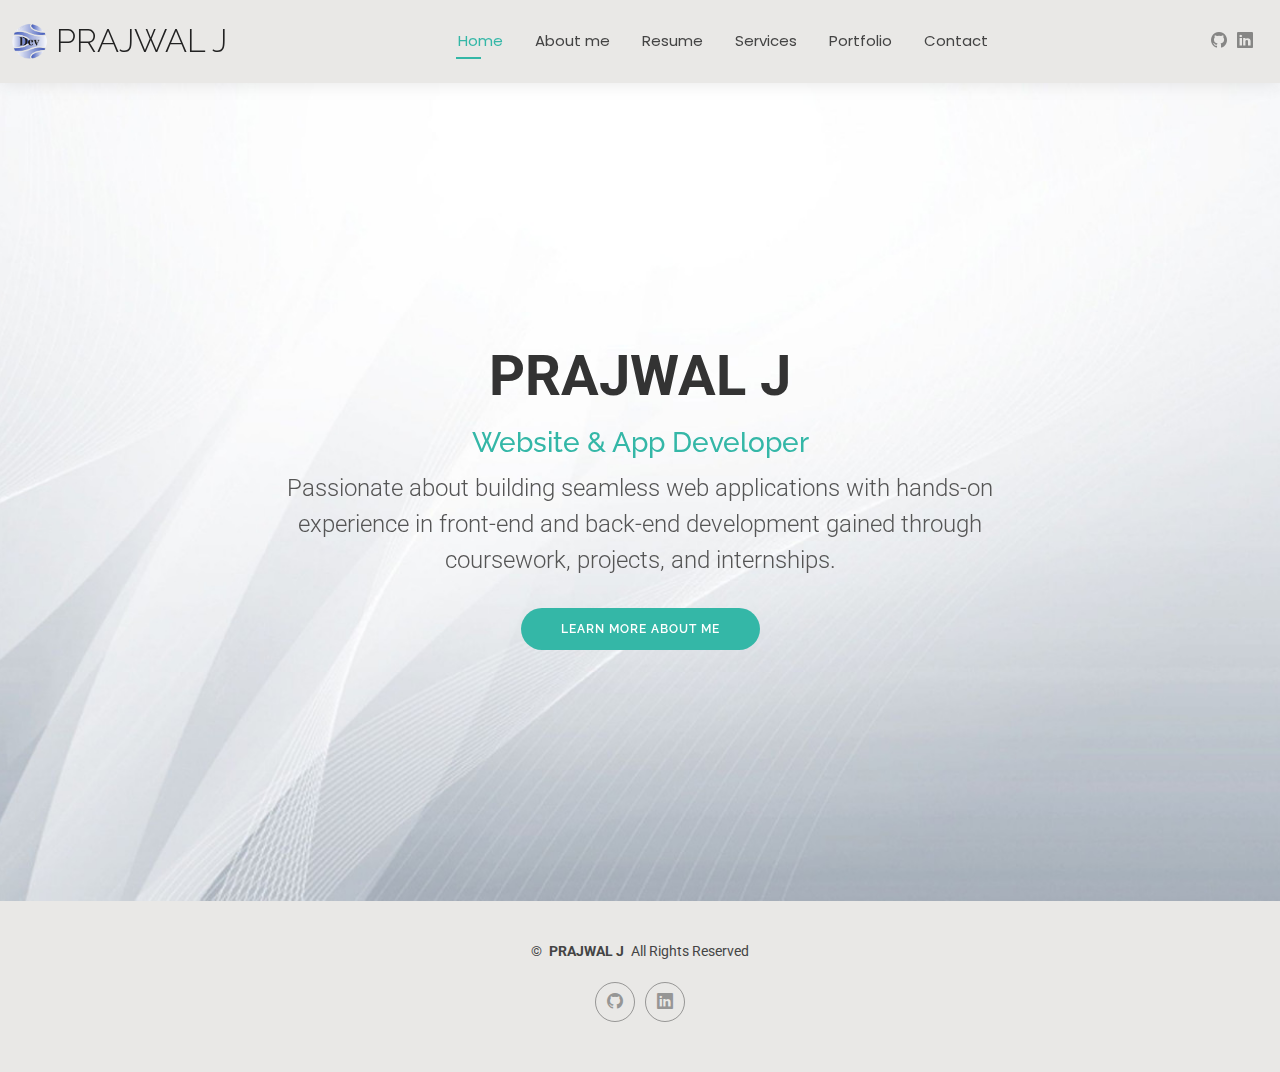
<file: PRAJWAL J_portfolio/PRAJWAL J_portfolio/Portfolio/index.html>
<!DOCTYPE html>
<html lang="en">

<head>
  <meta charset="utf-8">
  <meta content="width=device-width, initial-scale=1.0" name="viewport">
  <title>PRAJWAL J</title>
  <meta name="description" content="">
  <meta name="keywords" content="">

  <!-- Favicons -->
  <link href="assets/img/portfolio.png" rel="icon">
  <link href="assets/img/portfolio.png" rel="apple-touch-icon">

  <!-- Fonts -->
  <link href="https://fonts.googleapis.com" rel="preconnect">
  <link href="https://fonts.gstatic.com" rel="preconnect" crossorigin>
  <link href="https://fonts.googleapis.com/css2?family=Roboto:ital,wght@0,100;0,300;0,400;0,500;0,700;0,900;1,100;1,300;1,400;1,500;1,700;1,900&family=Poppins:ital,wght@0,100;0,200;0,300;0,400;0,500;0,600;0,700;0,800;0,900;1,100;1,200;1,300;1,400;1,500;1,600;1,700;1,800;1,900&family=Raleway:ital,wght@0,100;0,200;0,300;0,400;0,500;0,600;0,700;0,800;0,900;1,100;1,200;1,300;1,400;1,500;1,600;1,700;1,800;1,900&display=swap" rel="stylesheet">

  <!-- Vendor CSS Files -->
  <link href="assets/vendor/bootstrap/css/bootstrap.min.css" rel="stylesheet">
  <link href="assets/vendor/bootstrap-icons/bootstrap-icons.css" rel="stylesheet">
  <link href="assets/vendor/aos/aos.css" rel="stylesheet">
  <link href="assets/vendor/swiper/swiper-bundle.min.css" rel="stylesheet">
  <link href="assets/vendor/glightbox/css/glightbox.min.css" rel="stylesheet">

  <!-- Main CSS File -->
  <link href="assets/css/main.css" rel="stylesheet">

</head>

<body class="index-page">

  <header id="header" class="header d-flex align-items-center light-background sticky-top">
    <div class="container-fluid position-relative d-flex align-items-center justify-content-between">

      <a href="index.html" class="logo d-flex align-items-center me-auto me-xl-0">
        <!-- Uncomment the line below if you also wish to use an image logo -->
        <img src="assets/img/logo1.png"   alt="logo">
        <h1 class="sitename">PRAJWAL J</h1>
      </a>

      <nav id="navmenu" class="navmenu">
        <ul>
          <li><a href="index.html" class="active">Home</a></li>
          <li><a href="about.html">About me</a></li>
          <li><a href="resume.html">Resume</a></li>
          <li><a href="services.html">Services</a></li>
          <li><a href="portfolio.html">Portfolio</a></li>
          
          <li><a href="contact.html">Contact</a></li>
        </ul>
        <i class="mobile-nav-toggle d-xl-none bi bi-list"></i>
      </nav>

      <div class="header-social-links">
        <a href="https://github.com/9741Prajwalj"><i class="bi bi-github"></i></a>
        <a href="https://www.linkedin.com/in/prajwal-j-6959bb231/" target="_blank"><i class="bi bi-linkedin"></i></a>
      </div>

    </div>
  </header>

  <main class="main">

    <!-- Hero Section -->
    <section id="hero" class="hero section" >

      <img src="assets/img/bg1.jpg"  alt="" data-aos="fade-in">

      <div class="container text-center" data-aos="zoom-out" data-aos-delay="100">
        <div class="row justify-content-center">
          <div class="col-lg-8">
            <p><span class="fw-bold display-4" style="color:#333333 !important; ">PRAJWAL J</span></p>
            
            <h3 class="mt-3" style="color:#34b7a7 !important; ">Website & App Developer</h3>
            <p class="lead" style="color:#555555 !important; ">Passionate about building seamless web applications with hands-on experience in front-end and back-end development gained through coursework, projects, and internships.
            </p>
            <a href="about.html" class="btn-get-started ">Learn More About Me</a>
          </div>
        </div>
      </div>

    </section><!-- /Hero Section -->

  </main>

  
  <footer id="footer" class="footer light-background">

    <div class="container">
      <div class="copyright text-center ">
        <p>©<span></span> <strong class="px-1 sitename">PRAJWAL J</strong> <span>All Rights Reserved<br></span></p>
      </div>
      <div class="social-links d-flex justify-content-center">
        <a href="https://github.com/9741Prajwalj" target="_blank"><i class="bi bi-github"></i></a>
        <a href="https://www.linkedin.com/in/prajwal-j-6959bb231/" target="_blank"><i class="bi bi-linkedin"></i></a>
      </div>
      <div class="credits"> 
      </div>
    </div>

  </footer>

  <!-- Scroll Top -->
  <a href="#" id="scroll-top" class="scroll-top d-flex align-items-center justify-content-center"><i class="bi bi-arrow-up-short"></i></a>

  <!-- Preloader -->
  <div id="preloader"></div>

  <!-- Vendor JS Files -->
  <script src="assets/vendor/bootstrap/js/bootstrap.bundle.min.js"></script>
  <script src="assets/vendor/php-email-form/validate.js"></script>
  <script src="assets/vendor/aos/aos.js"></script>
  <script src="assets/vendor/waypoints/noframework.waypoints.js"></script>
  <script src="assets/vendor/purecounter/purecounter_vanilla.js"></script>
  <script src="assets/vendor/swiper/swiper-bundle.min.js"></script>
  <script src="assets/vendor/glightbox/js/glightbox.min.js"></script>
  <script src="assets/vendor/imagesloaded/imagesloaded.pkgd.min.js"></script>
  <script src="assets/vendor/isotope-layout/isotope.pkgd.min.js"></script>

  <!-- Main JS File -->
  <script src="assets/js/main.js"></script>

</body>


</html>
</file>
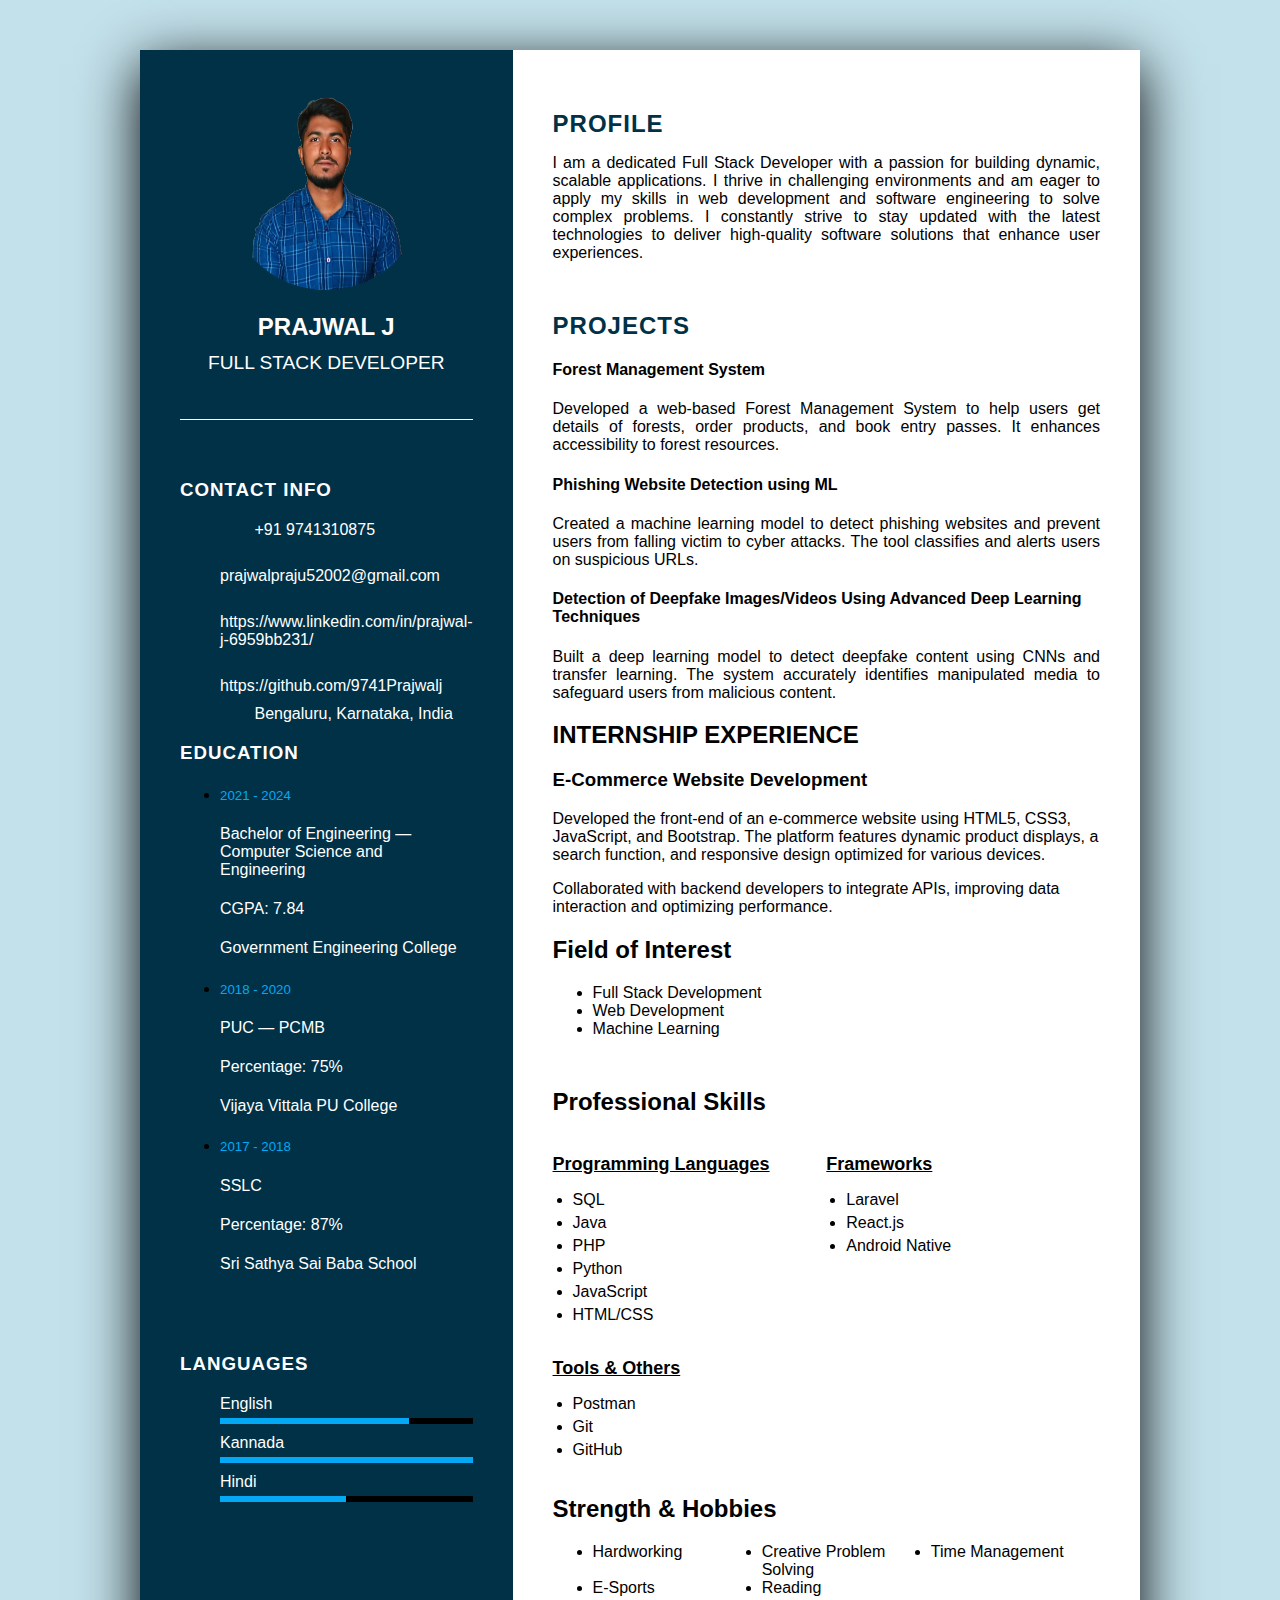
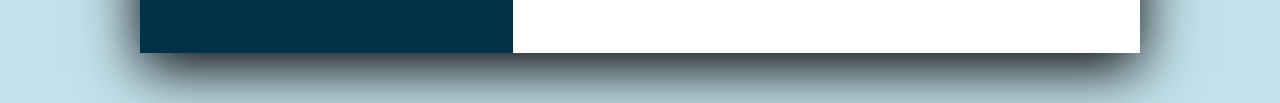
<file: PRAJWAL J_portfolio/PRAJWAL J_portfolio/Portfolio/assets/Resume/index.html>
<!DOCTYPE html>
<html lang="en">
<head>
    <meta name="viewport" content="width=device-width,initial-scale=1.0">
    <title>PRAJWAL J Resume</title> 
    <link rel="stylesheet" href="https://cdnjs.cloudflare.com/ajax/libs/font-awesome/6.6.0/css/all.min.css" integrity="sha512-Kc323vGBEqzTmouAECnVceyQqyqdsSiqLQISBL29aUW4U/M7pSPA/gEUZQqv1cwx4OnYxTxve5UMg5GT6L4JJg==" crossorigin="anonymous" referrerpolicy="no-referrer" />
    <link rel="stylesheet" href="./resume.css" />
</head>
<body>
    <div class="container">
        <div class="left_side">
            <div class="profileText">
                <div class="imgBx">
                    <img class="gg" src="about-pic.png" alt="Profile Picture">
                </div>
                <h2>Prajwal J<br><span>Full Stack Developer</span></h2>
            </div>
            <div class="contactInfo">
                <h3 class="title">Contact Info</h3>
                <ul>
                    <li>
                        <span class="icon"><i class="fa fa-phone-square" aria-hidden="true"></i></span>
                        <span class="text">+91 9741310875</span>
                    </li>
                    <li>
                        <span class="icon"><i class="fa fa-envelope" aria-hidden="true"></i></span>
                        <span class="text">prajwalpraju52002@gmail.com</span>
                    </li>
                    <li>
                        <span class="icon"><i class="fa-brands fa-linkedin"></i></span>
                        <span class="text">https://www.linkedin.com/in/prajwal-j-6959bb231/</span>
                    </li>
                    <li>
                        <span class="icon"><i class="fa-brands fa-github"></i></span>
                        <span class="text">https://github.com/9741Prajwalj</span>
                    </li>
                    <li>
                        <span class="icon"><i class="fa fa-map-marker" aria-hidden="true"></i></span>
                        <span class="text">Bengaluru, Karnataka, India</span>
                    </li>
                </ul>
            </div>
            <div class="contactInfoEducation">
                <h3 class="title">Education</h3>
                <ul>
                    <li>
                        <h5>2021 - 2024</h5>
                        <h4>Bachelor of Engineering — Computer Science and Engineering</h4>
                        <h4>CGPA: 7.84</h4>
                        <h4>Government Engineering College</h4>
                    </li>
                    <li>
                        <h5>2018 - 2020</h5>
                        <h4>PUC — PCMB</h4>
                        <h4>Percentage: 75%</h4>
                        <h4>Vijaya Vittala PU College</h4>
                    </li>
                    <li>
                        <h5>2017 - 2018</h5>
                        <h4>SSLC</h4>
                        <h4>Percentage: 87%</h4>
                        <h4>Sri Sathya Sai Baba School</h4>
                    </li>
                </ul>
            </div>
            <div class="contactInfo language">
                <h3 class="title">Languages</h3>
                <ul>
                    <li>
                        <span class="text">English</span>
                        <span class="percent">
                            <div style="width: 75%;"></div>
                        </span>
                    </li>
                    <li>
                        <span class="text">Kannada</span>
                        <span class="percent">
                            <div style="width: 100%;"></div>
                        </span>
                    </li>
                    <li>
                        <span class="text">Hindi</span>
                        <span class="percent">
                            <div style="width: 50%;"></div>
                        </span>
                    </li>
                </ul>
            </div>
        </div>

        <div class="right_side">
            <div class="About">
                <h2 class="title2">Profile</h2>
                <p>I am a dedicated Full Stack Developer with a passion for building dynamic, scalable applications. I thrive in challenging environments and am eager to apply my skills in web development and software engineering to solve complex problems. I constantly strive to stay updated with the latest technologies to deliver high-quality software solutions that enhance user experiences.</p>
            </div>
            <div class="about">
                <h2 class="title2">Projects</h2>
                <div >
                    <div class="projectTitle">
                        <h4>Forest Management System</h4>
                        <p class="role">Developed a web-based Forest Management System to help users get details of forests, order products, and book entry passes. It enhances accessibility to forest resources.</p>
                    </div>
                    <div class="projectTitle">
                        <h4>Phishing Website Detection using ML</h4>
                        <p class="role">Created a machine learning model to detect phishing websites and prevent users from falling victim to cyber attacks. The tool classifies and alerts users on suspicious URLs.</p>
                    </div>
                    <div class="projectTitle">
                        <h4>Detection of Deepfake Images/Videos Using Advanced Deep Learning Techniques</h4>
                        <p class="role">Built a deep learning model to detect deepfake content using CNNs and transfer learning. The system accurately identifies manipulated media to safeguard users from malicious content.</p>
                    </div>
                </div>
            </div>
            <div class="About2">
                <h2 class="title3">INTERNSHIP EXPERIENCE</h2>
                <h3>E-Commerce Website Development</h3>
                <p>Developed the front-end of an e-commerce website using HTML5, CSS3, JavaScript, and Bootstrap. The platform features dynamic product displays, a search function, and responsive design optimized for various devices.</p>
                <p>Collaborated with backend developers to integrate APIs, improving data interaction and optimizing performance.</p>
            </div>
            <div class="About">
                <h2 class="title4">Field of Interest</h2>
                <ul>  
                    <li>Full Stack Development</li>
                    <li>Web Development</li>
                    <li>Machine Learning</li>
                </ul>    
            </div>
            
            <div class="skills-section">
                <h2 class="title5">Professional Skills</h2>
                <div class="skills-container">
                    <div class="skills-category">
                        <h3>Programming Languages</h3>
                        <ul class="skills-list">
                            <li>SQL</li>
                            <li>Java</li>
                            <li>PHP</li>
                            <li>Python</li>
                            <li>JavaScript</li>
                            <li>HTML/CSS</li>
                        </ul>
                    </div>
                    <div class="skills-category">
                        <h3>Frameworks</h3>
                        <ul class="skills-list">
                            <li>Laravel</li>
                            <li>React.js</li>
                            <li>Android Native</li>
                        </ul>
                    </div>
                    <div class="skills-category">
                        <h3>Tools & Others</h3>
                        <ul class="skills-list">
                            <li>Postman</li>
                            <li>Git</li>
                            <li>GitHub</li>
                        </ul>
                    </div>
                </div>
            </div>
            
        
            
            <div class="hobbies">
                <h2 class="title6">Strength & Hobbies</h2>
                <ul>
                    <li>Hardworking</li>
                    <li>Creative Problem Solving</li>
                    <li>Time Management</li>
                    <li>E-Sports</li>
                    <li>Reading</li>
                </ul>
            </div>
        </div>
    </div>
</body>
</html>
</file>
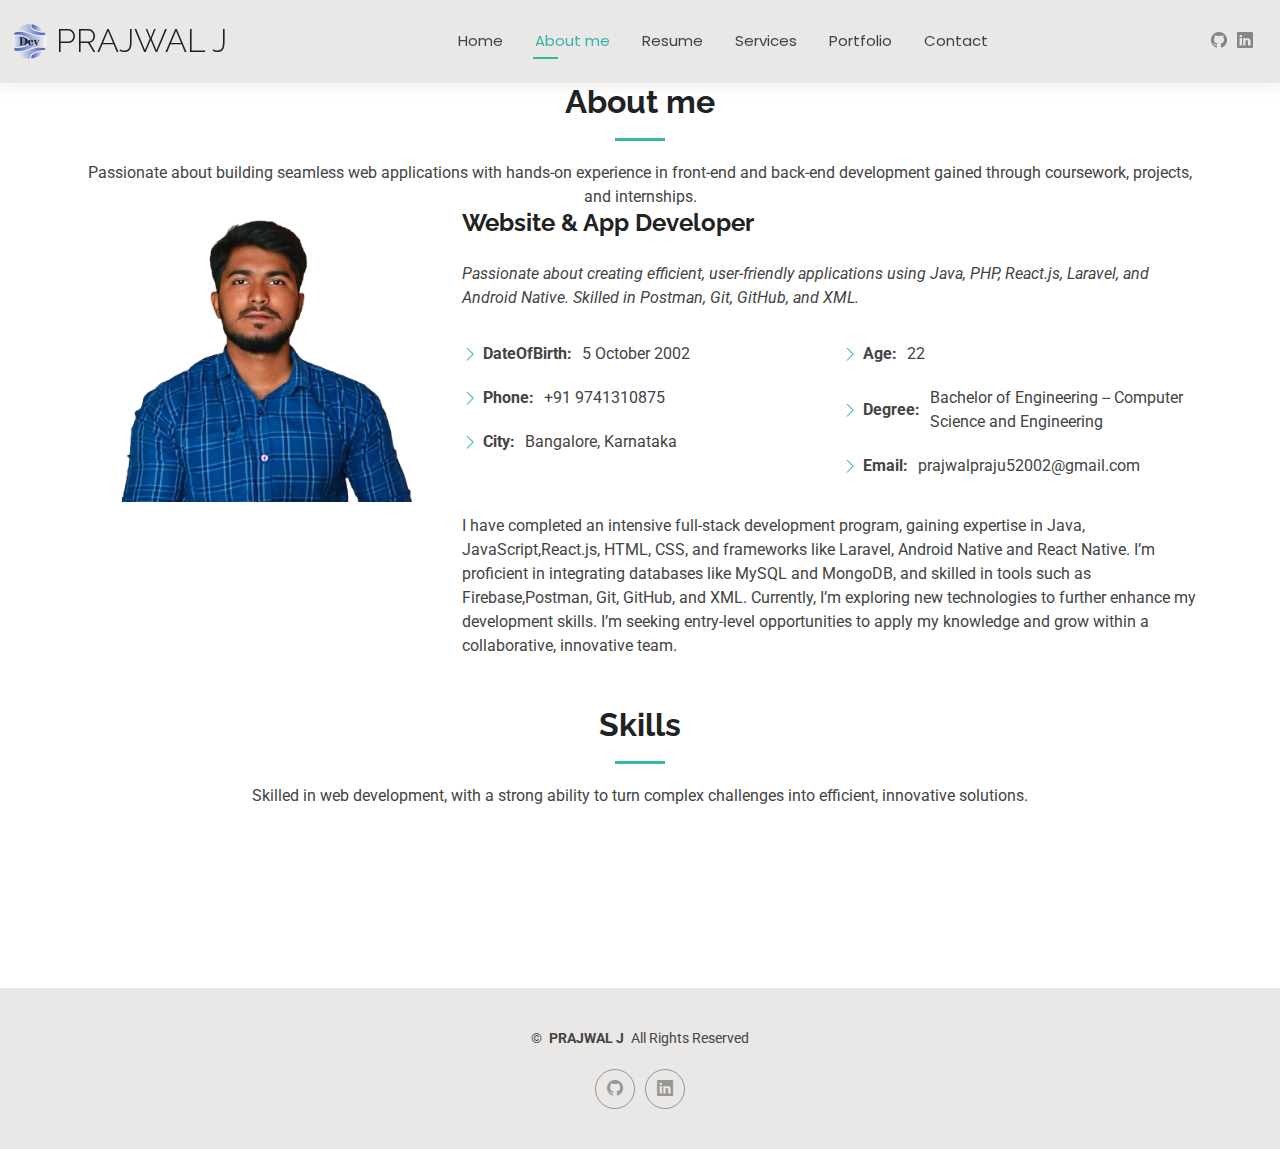
<file: PRAJWAL J_portfolio/PRAJWAL J_portfolio/Portfolio/about.html>
<!DOCTYPE html>
<html lang="en">

<head>
  <meta charset="utf-8">
  <meta content="width=device-width, initial-scale=1.0" name="viewport">
  <title>About- PRAJWAL J</title>
  <meta name="description" content="">
  <meta name="keywords" content="">

  <!-- Favicons -->
  <link href="assets/img/portfolio.png" rel="icon">
  <link href="assets/img/portfolio.png" rel="apple-touch-icon">

  <!-- Fonts -->
  <link href="https://fonts.googleapis.com" rel="preconnect">
  <link href="https://fonts.gstatic.com" rel="preconnect" crossorigin>
  <link href="https://fonts.googleapis.com/css2?family=Roboto:ital,wght@0,100;0,300;0,400;0,500;0,700;0,900;1,100;1,300;1,400;1,500;1,700;1,900&family=Poppins:ital,wght@0,100;0,200;0,300;0,400;0,500;0,600;0,700;0,800;0,900;1,100;1,200;1,300;1,400;1,500;1,600;1,700;1,800;1,900&family=Raleway:ital,wght@0,100;0,200;0,300;0,400;0,500;0,600;0,700;0,800;0,900;1,100;1,200;1,300;1,400;1,500;1,600;1,700;1,800;1,900&display=swap" rel="stylesheet">

  <!-- Vendor CSS Files -->
  <link href="assets/vendor/bootstrap/css/bootstrap.min.css" rel="stylesheet">
  <link href="assets/vendor/bootstrap-icons/bootstrap-icons.css" rel="stylesheet">
  <link href="assets/vendor/aos/aos.css" rel="stylesheet">
  <link href="assets/vendor/swiper/swiper-bundle.min.css" rel="stylesheet">
  <link href="assets/vendor/glightbox/css/glightbox.min.css" rel="stylesheet">

  <!-- Main CSS File -->
  <link href="assets/css/main.css" rel="stylesheet">


</head>

<body class="about-page">

  <header id="header" class="header d-flex align-items-center light-background sticky-top">
    <div class="container-fluid position-relative d-flex align-items-center justify-content-between">

      <a href="index.html" class="logo d-flex align-items-center me-auto me-xl-0">
        <!-- Uncomment the line below if you also wish to use an image logo -->
        <img src="assets/img/logo1.png" alt="">
        <h1 class="sitename">PRAJWAL J</h1>
      </a>

      <nav id="navmenu" class="navmenu">
        <ul>
          <li><a href="index.html">Home</a></li>
          <li><a href="about.html" class="active">About me</a></li>
          <li><a href="resume.html">Resume</a></li>
          <li><a href="services.html">Services</a></li>
          <li><a href="portfolio.html">Portfolio</a></li>
          <li><a href="contact.html">Contact</a></li>
        </ul>
        <i class="mobile-nav-toggle d-xl-none bi bi-list"></i>
      </nav>

      <div class="header-social-links">
        <a href="https://github.com/9741Prajwalj"><i class="bi bi-github"></i></a>
        <a href="https://www.linkedin.com/in/prajwal-j-6959bb231/" target="_blank"><i class="bi bi-linkedin"></i></a>
      </div>

    </div>
  </header>

  <main class="main">

    <!-- About Section -->
    <section id="about" class="about section">

      <!-- Section Title -->
      <div class="container section-title" data-aos="fade-up">
        <h2>About me</h2>
        <p>Passionate about building seamless web applications with hands-on experience in front-end and back-end development gained through coursework, projects, and internships.</p>
      </div><!-- End Section Title -->

      <div class="container" data-aos="fade-up" data-aos-delay="100">

        <div class="row gy-4 justify-content-center">
          <div class="col-lg-4">
            <img src="assets/img/about-pic.png" class="img-fluid" alt="profile-image" height="">
          </div>
          <div class="col-lg-8 content">
            <h2>Website & App Developer</h2>
            <p class="fst-italic py-3">
              Passionate about creating efficient, user-friendly applications using Java, PHP, React.js, Laravel, and Android Native. Skilled in Postman, Git, GitHub, and XML.
            </p>
            <div class="row">
              <div class="col-lg-6">
                <ul>
                  <li><i class="bi bi-chevron-right"></i> <strong>DateOfBirth:</strong> <span>5 October 2002</span></li>
                  <li><i class="bi bi-chevron-right"></i> <strong>Phone:</strong> <span>+91 9741310875</span></li>
                  <li><i class="bi bi-chevron-right"></i> <strong>City:</strong> <span>Bangalore, Karnataka</span></li>
                </ul>
              </div>
              <div class="col-lg-6">
                <ul>
                  <li><i class="bi bi-chevron-right"></i> <strong>Age:</strong> <span>22</span></li>
                  <li><i class="bi bi-chevron-right"></i> <strong>Degree:</strong> <span> Bachelor of Engineering -- Computer Science and 
                    Engineering</span></li>
                  <li><i class="bi bi-chevron-right"></i> <strong>Email:</strong> <span>prajwalpraju52002@gmail.com</span></li>
                 
                </ul>
              </div>
            </div>
            <p class="py-3">
              I have completed an intensive full-stack development program, gaining expertise in Java, JavaScript,React.js, HTML, CSS, and frameworks like Laravel, Android Native and React Native. I’m proficient in integrating databases like MySQL and MongoDB, and skilled in tools such as Firebase,Postman, Git, GitHub, and XML. Currently, I’m exploring new technologies to further enhance my development skills. I’m seeking entry-level opportunities to apply my knowledge and grow within a collaborative, innovative team.
            </p>
          </div>
        </div>

      </div>

    </section><!-- /About Section -->

    <!-- Skills Section -->
    <section id="skills" class="skills section mt-3">

      <!-- Section Title -->
      <div class="container section-title" data-aos="fade-up">
        <h2>Skills</h2>
        <p>Skilled in web development, with a strong ability to turn complex challenges into efficient, innovative solutions.</p>
      </div><!-- End Section Title -->

      <div class="container" data-aos="fade-up" data-aos-delay="100">

        <div class="row skills-content skills-animation">

          <div class="col-lg-6">

            <div class="progress">
              <span class="skill"><span> Java</span> <i class="val">90%</i></span>
              <div class="progress-bar-wrap">
                <div class="progress-bar" role="progressbar" aria-valuenow="90" aria-valuemin="0" aria-valuemax="100"></div>
              </div>
            </div><!-- End Skills Item -->

            <div class="progress">
              <span class="skill"><span>Java Script</span> <i class="val">90%</i></span>
              <div class="progress-bar-wrap">
                <div class="progress-bar" role="progressbar" aria-valuenow="90" aria-valuemin="0" aria-valuemax="100"></div>
              </div>
            </div><!-- End Skills Item -->

            <div class="progress">
              <span class="skill"><span>HTML/CSS, BootStrap</span> <i class="val">75%</i></span>
              <div class="progress-bar-wrap">
                <div class="progress-bar" role="progressbar" aria-valuenow="75" aria-valuemin="0" aria-valuemax="100"></div>
              </div>
            </div><!-- End Skills Item -->

          </div>

          <div class="col-lg-6">

            <div class="progress">
              <span class="skill"><span>React.Js</span> <i class="val">80%</i></span>
              <div class="progress-bar-wrap">
                <div class="progress-bar" role="progressbar" aria-valuenow="80" aria-valuemin="0" aria-valuemax="100"></div>
              </div>
            </div><!-- End Skills Item -->

            <div class="progress">
              <span class="skill"><span>github, Postman</span> <i class="val">75%</i></span>
              <div class="progress-bar-wrap">
                <div class="progress-bar" role="progressbar" aria-valuenow="75" aria-valuemin="0" aria-valuemax="100"></div>
              </div>
            </div>
            
            
            <div class="progress">
              <span class="skill"><span>PHP, Laravel</span> <i class="val">85%</i></span>
              <div class="progress-bar-wrap">
                <div class="progress-bar" role="progressbar" aria-valuenow="75" aria-valuemin="0" aria-valuemax="100"></div>
              </div>
            </div><!-- End Skills Item -->

          </div>

        </div>

      </div>

    </section><!-- /Skills Section -->

  </main>

  
  <footer id="footer" class="footer light-background">

    <div class="container">
      <div class="copyright text-center ">
        <p>© <span></span> <strong class="px-1 sitename">PRAJWAL J</strong> <span>All Rights Reserved<br></span></p>
      </div>
      <div class="social-links d-flex justify-content-center">
        <a href="https://github.com/9741Prajwalj"><i class="bi bi-github"></i></a>
        <a href="https://www.linkedin.com/in/prajwal-j-6959bb231/" target="_blank"><i class="bi bi-linkedin"></i></a>
      <div class="credits"> 
      </div>
    </div>

  </footer>

  <!-- Scroll Top -->
  <a href="#" id="scroll-top" class="scroll-top d-flex align-items-center justify-content-center"><i class="bi bi-arrow-up-short"></i></a>

  <!-- Preloader -->
  <div id="preloader"></div>

  <!-- Vendor JS Files -->
  <script src="assets/vendor/bootstrap/js/bootstrap.bundle.min.js"></script>
  <script src="assets/vendor/php-email-form/validate.js"></script>
  <script src="assets/vendor/aos/aos.js"></script>
  <script src="assets/vendor/waypoints/noframework.waypoints.js"></script>
  <script src="assets/vendor/purecounter/purecounter_vanilla.js"></script>
  <script src="assets/vendor/swiper/swiper-bundle.min.js"></script>
  <script src="assets/vendor/glightbox/js/glightbox.min.js"></script>
  <script src="assets/vendor/imagesloaded/imagesloaded.pkgd.min.js"></script>
  <script src="assets/vendor/isotope-layout/isotope.pkgd.min.js"></script>

  <!-- Main JS File -->
  <script src="assets/js/main.js"></script>

</body>

</html>
</file>
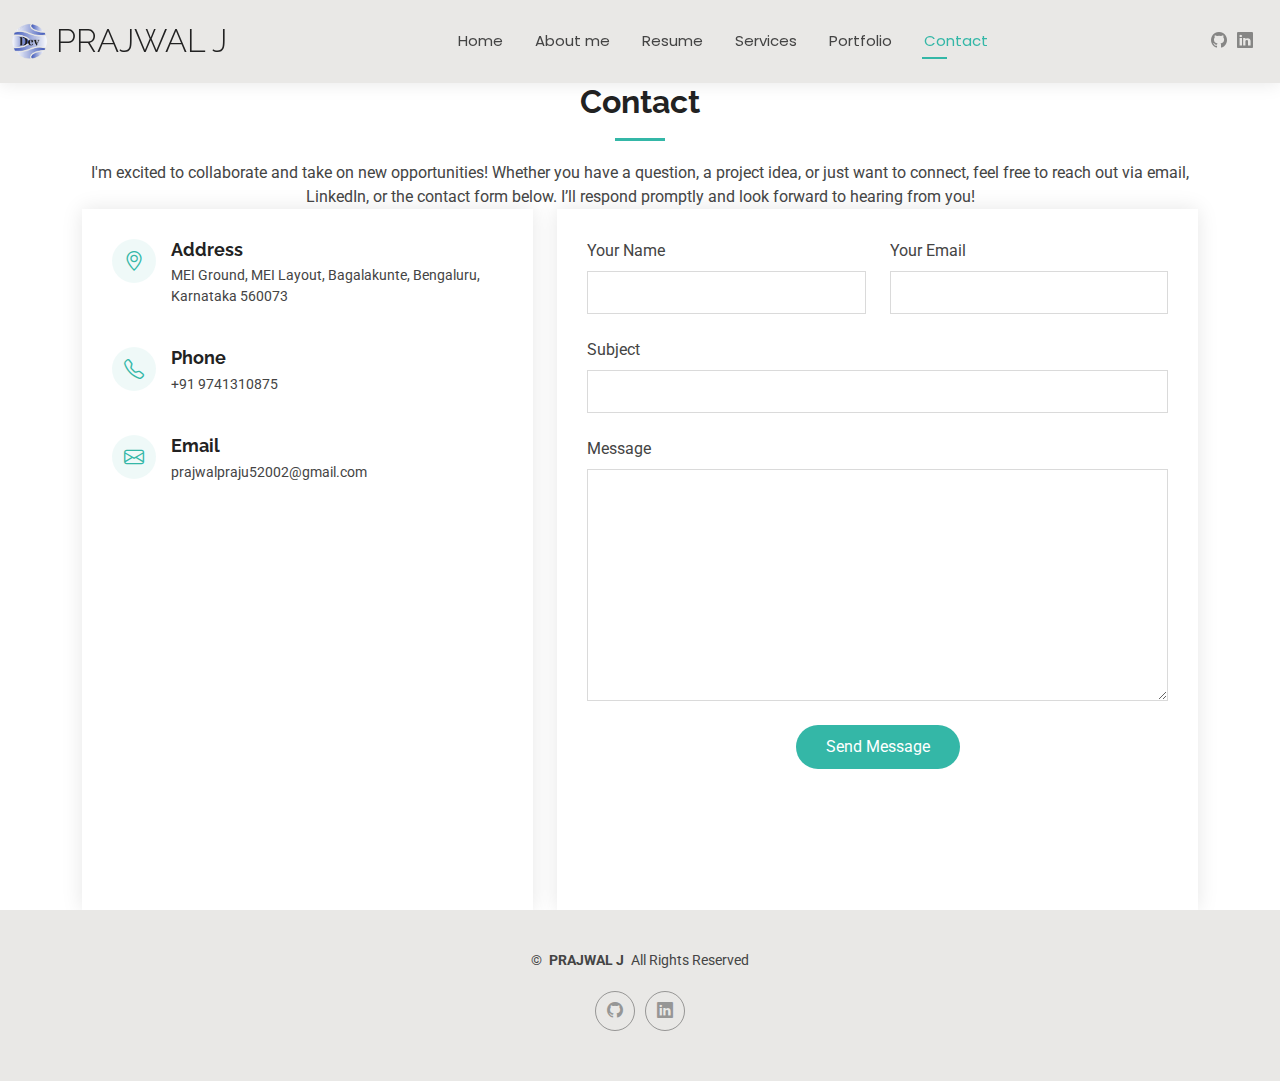
<file: PRAJWAL J_portfolio/PRAJWAL J_portfolio/Portfolio/contact.html>
<!DOCTYPE html>
<html lang="en">

<head>
  <meta charset="utf-8">
  <meta content="width=device-width, initial-scale=1.0" name="viewport">
  <title>Contact - PRAJWAL JH</title>
  <meta name="description" content="">
  <meta name="keywords" content="">

  <!-- Favicons -->
  <link href="assets/img/about-pic.png" rel="icon">
  <link href="assets/img/about-pic.png" rel="apple-touch-icon">

  <!-- Fonts -->
  <link href="https://fonts.googleapis.com" rel="preconnect">
  <link href="https://fonts.gstatic.com" rel="preconnect" crossorigin>
  <link href="https://fonts.googleapis.com/css2?family=Roboto:ital,wght@0,100;0,300;0,400;0,500;0,700;0,900;1,100;1,300;1,400;1,500;1,700;1,900&family=Poppins:ital,wght@0,100;0,200;0,300;0,400;0,500;0,600;0,700;0,800;0,900;1,100;1,200;1,300;1,400;1,500;1,600;1,700;1,800;1,900&family=Raleway:ital,wght@0,100;0,200;0,300;0,400;0,500;0,600;0,700;0,800;0,900;1,100;1,200;1,300;1,400;1,500;1,600;1,700;1,800;1,900&display=swap" rel="stylesheet">

  <!-- Vendor CSS Files -->
  <link href="assets/vendor/bootstrap/css/bootstrap.min.css" rel="stylesheet">
  <link href="assets/vendor/bootstrap-icons/bootstrap-icons.css" rel="stylesheet">
  <link href="assets/vendor/aos/aos.css" rel="stylesheet">
  <link href="assets/vendor/swiper/swiper-bundle.min.css" rel="stylesheet">
  <link href="assets/vendor/glightbox/css/glightbox.min.css" rel="stylesheet">

  <!-- Main CSS File -->
  <link href="assets/css/main.css" rel="stylesheet">

</head>

<body class="contact-page">

  <header id="header" class="header d-flex align-items-center light-background sticky-top">
    <div class="container-fluid position-relative d-flex align-items-center justify-content-between">

      <a href="index.html" class="logo d-flex align-items-center me-auto me-xl-0">
        <!-- Uncomment the line below if you also wish to use an image logo -->
        <img src="assets/img/logo1.png" alt="">
        <h1 class="sitename">PRAJWAL J</h1>
      </a>

      <nav id="navmenu" class="navmenu">
        <ul>
          <li><a href="index.html">Home</a></li>
          <li><a href="about.html">About me</a></li>
          <li><a href="resume.html">Resume</a></li>
          <li><a href="services.html">Services</a></li>
          <li><a href="portfolio.html">Portfolio</a></li>
         
          <li><a href="contact.html" class="active">Contact</a></li>
        </ul>
        <i class="mobile-nav-toggle d-xl-none bi bi-list"></i>
      </nav>

      <div class="header-social-links">
        <a href="https://github.com/9741Prajwalj"><i class="bi bi-github"></i></a>
        <a href="https://www.linkedin.com/in/prajwal-j-6959bb231/" target="_blank"><i class="bi bi-linkedin"></i></a>
      </div>

    </div>
  </header>

  <main class="main">

    <!-- Contact Section -->
    <section id="contact" class="contact section">

      <!-- Section Title -->
      <div class="container section-title" data-aos="fade-up">
        <h2>Contact</h2>
        <p> I'm excited to collaborate and take on new opportunities! Whether you have a question, a project idea, or just want to connect, feel free to reach out via email, LinkedIn, or the contact form below. I’ll respond promptly and look forward to hearing from you!</p> 
      </div><!-- End Section Title -->

      <div class="container" data-aos="fade-up" data-aos-delay="100">

        <div class="row gy-4">

          <div class="col-lg-5">

            <div class="info-wrap">
              <div class="info-item d-flex" data-aos="fade-up" data-aos-delay="200">
                <i class="bi bi-geo-alt flex-shrink-0"></i>
                <div>
                  <h3>Address</h3>
                  <p>MEI Ground, MEI Layout, Bagalakunte, Bengaluru, Karnataka 560073</p>
                </div>
              </div><!-- End Info Item -->

              <div class="info-item d-flex" data-aos="fade-up" data-aos-delay="300">
                <i class="bi bi-telephone flex-shrink-0"></i>
                <div>
                  <h3>Phone</h3>
                  <p>+91 9741310875</p>
                </div>
              </div><!-- End Info Item -->

              <div class="info-item d-flex" data-aos="fade-up" data-aos-delay="400">
                <i class="bi bi-envelope flex-shrink-0"></i>
                <div>
                  <h3>Email </h3>
                  <p>prajwalpraju52002@gmail.com</p>
                </div>
              </div><!-- End Info Item -->

              <iframe 
              src="https://www.google.com/maps/embed?pb=!1m18!1m12!1m3!1d3888.4076093802873!2d77.4992331!3d13.0604904!2m3!1f0!2f0!3f0!3m2!1i1024!2i768!4f13.1!3m3!1m2!1s0x3bae3cd81ae630a7%3A0x8b583dbea26ad0df!2sSiddhrans%20Technologies!5e0!3m2!1sen!2sin!4v1698499929999!5m2!1sen!2sin" 
              width="400" 
              height="350" 
              style="border:0;" 
              allowfullscreen="" 
              loading="lazy" 
              referrerpolicy="no-referrer-when-downgrade">
            </iframe>
            
            </div>
          </div>

          <div class="col-lg-7">
            <form action="forms/contact.php" method="post" class="php-email-form" data-aos="fade-up" data-aos-delay="200">
              <div class="row gy-4">

                <div class="col-md-6">
                  <label for="name-field" class="pb-2">Your Name</label>
                  <input type="text" name="name" id="name-field" class="form-control" required="">
                </div>

                <div class="col-md-6">
                  <label for="email-field" class="pb-2">Your Email</label>
                  <input type="email" class="form-control" name="email" id="email-field" required="">
                </div>

                <div class="col-md-12">
                  <label for="subject-field" class="pb-2">Subject</label>
                  <input type="text" class="form-control" name="subject" id="subject-field" required="">
                </div>

                <div class="col-md-12">
                  <label for="message-field" class="pb-2">Message</label>
                  <textarea class="form-control" name="message" rows="10" id="message-field" required=""></textarea>
                </div>

                <div class="col-md-12 text-center">
                  <div class="loading">Loading</div>
                  <div class="error-message"></div>
                  <div class="sent-message">Your message has been sent. Thank you!</div>

                  <button type="submit">Send Message</button>
                </div>

              </div>
            </form>
          </div><!-- End Contact Form -->

        </div>

      </div>

    </section><!-- /Contact Section -->

  </main>

  
  <footer id="footer" class="footer light-background">

    <div class="container">
      <div class="copyright text-center ">
        <p>© <span></span> <strong class="px-1 sitename">PRAJWAL J</strong> <span>All Rights Reserved<br></span></p>
      </div>
      <div class="social-links d-flex justify-content-center">
        <a href="https://github.com/9741Prajwalj"><i class="bi bi-github"></i></a>
        <a href="https://www.linkedin.com/in/prajwal-j-6959bb231/" target="_blank"><i class="bi bi-linkedin"></i></a>
      </div>
      <div class="credits"> 
      </div>
    </div>

  </footer>

  <!-- Scroll Top -->
  <a href="#" id="scroll-top" class="scroll-top d-flex align-items-center justify-content-center"><i class="bi bi-arrow-up-short"></i></a>

  <!-- Preloader -->
  <div id="preloader"></div>

  <!-- Vendor JS Files -->
  <script src="assets/vendor/bootstrap/js/bootstrap.bundle.min.js"></script>
  <script src="assets/vendor/php-email-form/validate.js"></script>
  <script src="assets/vendor/aos/aos.js"></script>
  <script src="assets/vendor/waypoints/noframework.waypoints.js"></script>
  <script src="assets/vendor/purecounter/purecounter_vanilla.js"></script>
  <script src="assets/vendor/swiper/swiper-bundle.min.js"></script>
  <script src="assets/vendor/glightbox/js/glightbox.min.js"></script>
  <script src="assets/vendor/imagesloaded/imagesloaded.pkgd.min.js"></script>
  <script src="assets/vendor/isotope-layout/isotope.pkgd.min.js"></script>

  <!-- Main JS File -->
  <script src="assets/js/main.js"></script>

</body>

</html>
</file>
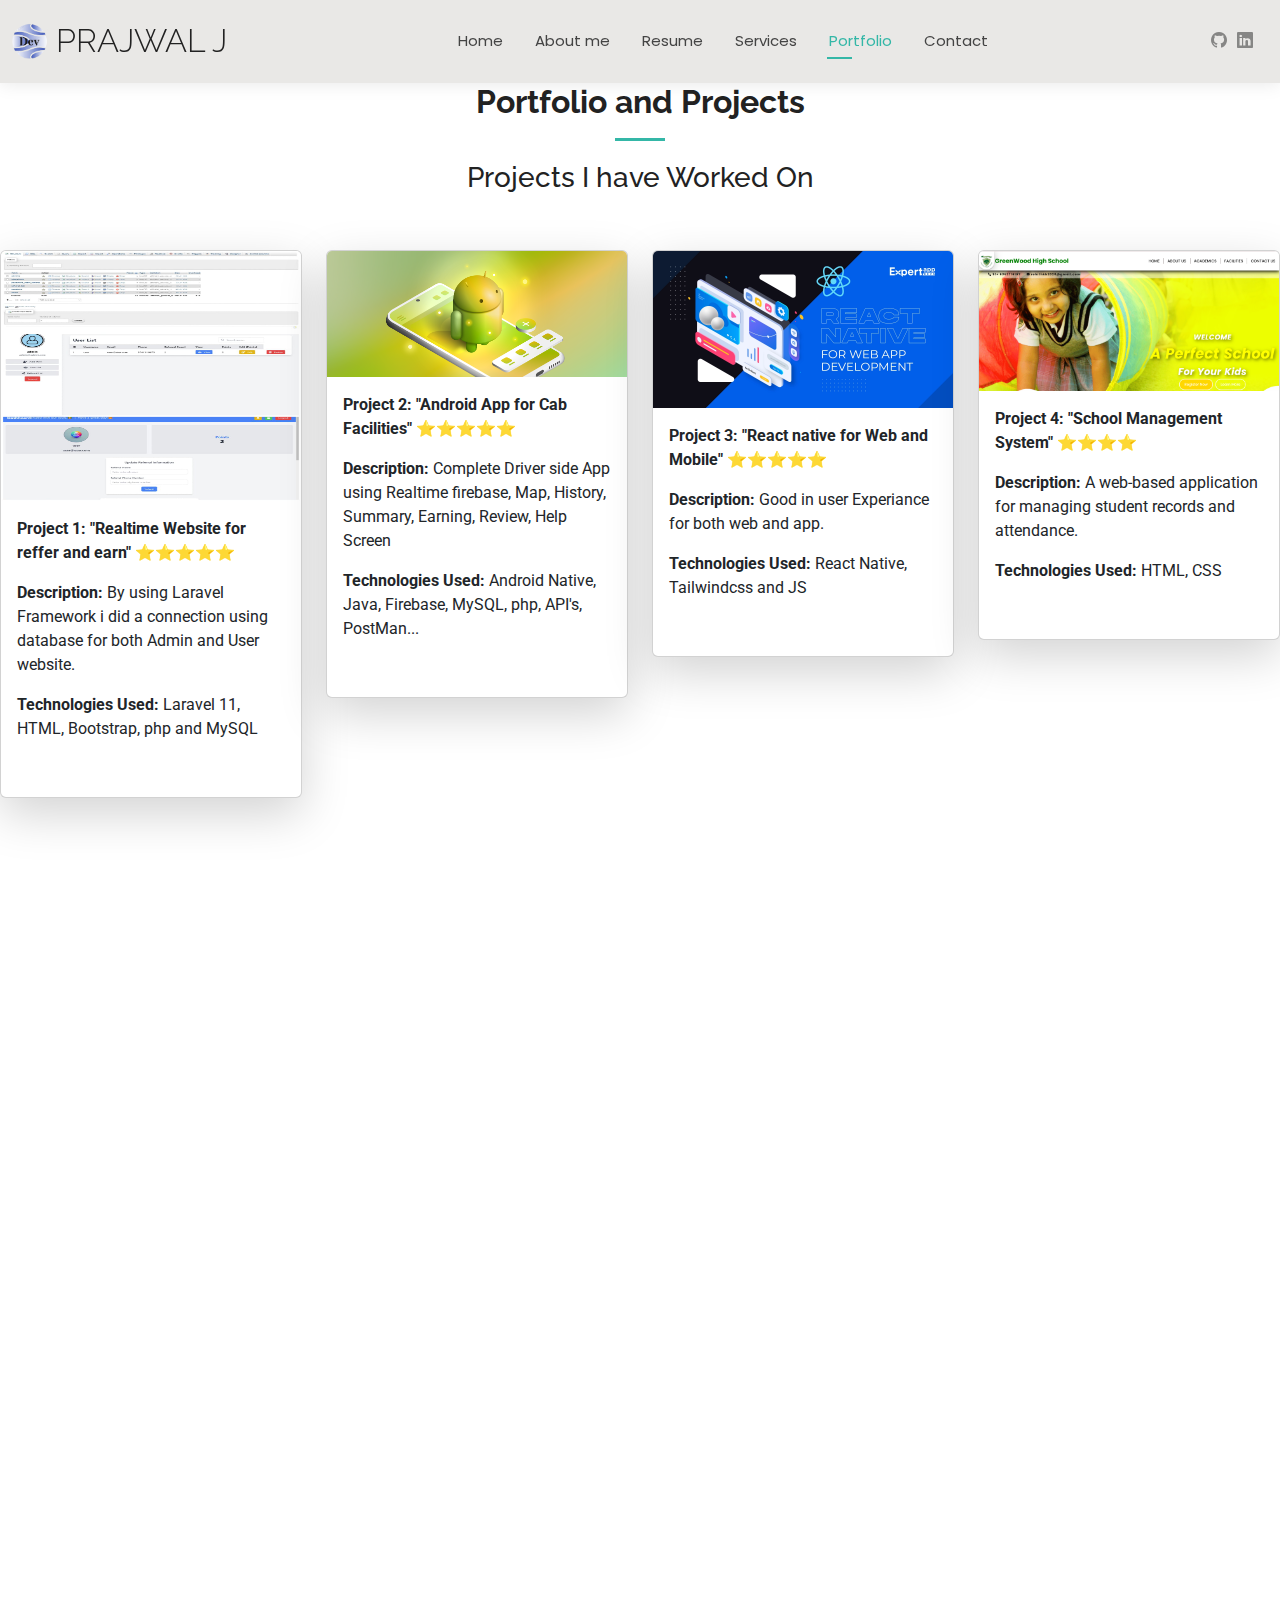
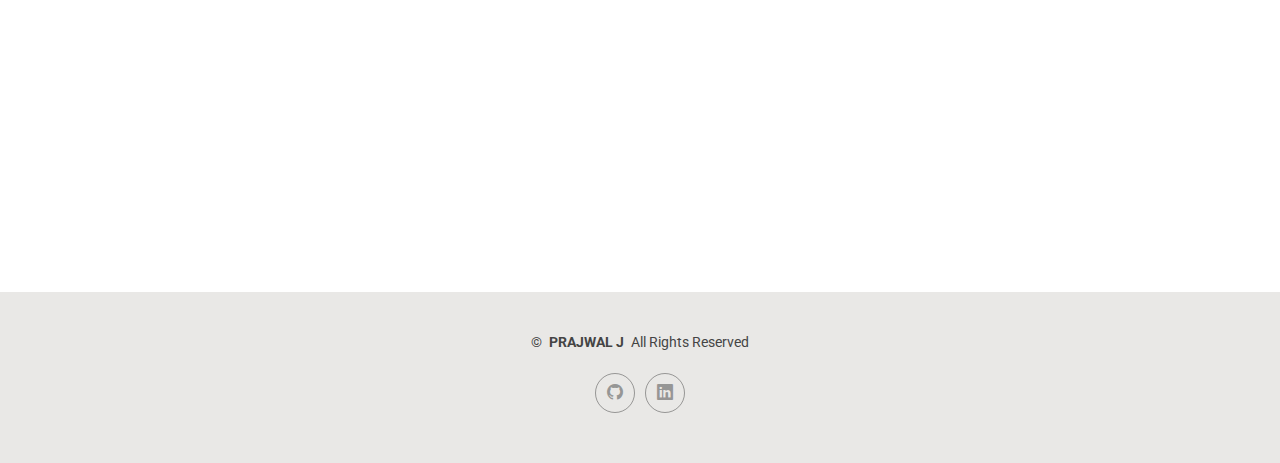
<file: PRAJWAL J_portfolio/PRAJWAL J_portfolio/Portfolio/portfolio.html>
<!DOCTYPE html>
<html lang="en">

<head>
  <meta charset="utf-8">
  <meta content="width=device-width, initial-scale=1.0" name="viewport">
  <title>Portfolio - PRAJWAL J</title>
  <meta name="description" content="">
  <meta name="keywords" content="">

  <!-- Favicons -->
  <link href="assets/img/about-pic.png" rel="icon">
  <link href="assets/img/about-pic.png" rel="apple-touch-icon">

  <!-- Fonts -->
  <link href="https://fonts.googleapis.com" rel="preconnect">
  <link href="https://fonts.gstatic.com" rel="preconnect" crossorigin>
  <link href="https://fonts.googleapis.com/css2?family=Roboto:ital,wght@0,100;0,300;0,400;0,500;0,700;0,900;1,100;1,300;1,400;1,500;1,700;1,900&family=Poppins:ital,wght@0,100;0,200;0,300;0,400;0,500;0,600;0,700;0,800;0,900;1,100;1,200;1,300;1,400;1,500;1,600;1,700;1,800;1,900&family=Raleway:ital,wght@0,100;0,200;0,300;0,400;0,500;0,600;0,700;0,800;0,900;1,100;1,200;1,300;1,400;1,500;1,600;1,700;1,800;1,900&display=swap" rel="stylesheet">

  <!-- Vendor CSS Files -->
  <link href="assets/vendor/bootstrap/css/bootstrap.min.css" rel="stylesheet">
  <link href="assets/vendor/bootstrap-icons/bootstrap-icons.css" rel="stylesheet">
  <link href="assets/vendor/aos/aos.css" rel="stylesheet">
  <link href="assets/vendor/swiper/swiper-bundle.min.css" rel="stylesheet">
  <link href="assets/vendor/glightbox/css/glightbox.min.css" rel="stylesheet">

  <!-- Main CSS File -->
  <link href="assets/css/main.css" rel="stylesheet">

 
</head>

<body class="portfolio-page">

  <header id="header" class="header d-flex align-items-center light-background sticky-top">
    <div class="container-fluid position-relative d-flex align-items-center justify-content-between">

      <a href="index.html" class="logo d-flex align-items-center me-auto me-xl-0">
        <!-- Uncomment the line below if you also wish to use an image logo -->
        <img src="assets/img/logo1.png" alt="">
        <h1 class="sitename">PRAJWAL J</h1>
      </a>

      <nav id="navmenu" class="navmenu">
        <ul>
          <li><a href="index.html">Home</a></li>
          <li><a href="about.html">About me</a></li>
          <li><a href="resume.html">Resume</a></li>
          <li><a href="services.html">Services</a></li>
          <li><a href="portfolio.html" class="active">Portfolio</a></li>
         
          <li><a href="contact.html">Contact</a></li>
        </ul>
        <i class="mobile-nav-toggle d-xl-none bi bi-list"></i>
      </nav>

      <div class="header-social-links">
        <a href="https://github.com/9741Prajwalj"><i class="bi bi-github"></i></a>
        <a href="https://www.linkedin.com/in/prajwal-j-6959bb231/" target="_blank"><i class="bi bi-linkedin"></i></a>
      </div>

    </div>
  </header>

  <main class="main">

    <!-- Portfolio Section -->
    <section id="portfolio " class="portfolio section projects">

      <!-- Section Title -->
      <div class="container section-title" data-aos="fade-up">
        <h2 > Portfolio and Projects</h2>
        <p><h3>Projects  I have Worked On </h3> </p>
      </div><!-- End Section Title -->
      <!-- ---   Achievement Section end here------ -->
       <!-- ---- include project details start here ---------- -->
        <!-- ------  first row of details ---- -->
          <div class="row justify-content-evenly  mb-5 " data-aos="fade-up">
              <div class="col-lg-3 col-md-4  col-sm-6 mt-5" data-aos="fade-up" data-aos-delay="100">
                <div class="card shadow-lg"  >
                    <img src="./assets/img/project01.png" class="card-img-top" alt="..." height="250">
                    <div class="card-body">
                      <p class="fw-bolder">Project 1: "Realtime Website for reffer and earn" ⭐⭐⭐⭐⭐</p>
                      <p class="card-text fs-6"><b>Description:</b> By using Laravel Framework i did a connection using database for both Admin and User website.</p>
                        <p class="card-text fs-6"><b>Technologies Used: </b>Laravel 11, HTML, Bootstrap, php and MySQL</p><br>
                    </div>
                </div>
              </div>
              <div class="col-lg-3 col-md-4  col-sm-6 mt-5" data-aos="fade-up" data-aos-delay="100">
                <div class="card shadow-lg"  >
                    <img src="./assets/img/android_app.png" class="card-img-top" alt="...">
                    <div class="card-body">
                      <p class="fw-bolder">Project 2: "Android App for Cab Facilities" ⭐⭐⭐⭐⭐</p>
                      <p class="card-text fs-6"><b>Description:</b> Complete Driver side App using Realtime firebase, Map, History, Summary, Earning, Review, Help Screen</p>
                        <p class="card-text fs-6"><b>Technologies Used: </b>Android Native, Java, Firebase, MySQL, php, API's, PostMan...</p><br>
                    </div>
                </div>
              </div>
              <div class="col-lg-3 col-md-4  col-sm-6 mt-5" data-aos="fade-up" data-aos-delay="100">
                <div class="card shadow-lg"  >
                    <img src="./assets/img/react_native.png" class="card-img-top" alt="...">
                    <div class="card-body">
                      <p class="fw-bolder">Project 3: "React native for Web and Mobile" ⭐⭐⭐⭐⭐</p> 
                      <p class="card-text fs-6"><b>Description:</b> Good in user Experiance for both web and app.</p>
                        <p class="card-text fs-6"><b>Technologies Used: </b>React Native, Tailwindcss and JS</p><br>
                    </div>
                  </div>
              </div>
              <div class="col-lg-3 col-md-4  col-sm-6 mt-5" data-aos="fade-up" data-aos-delay="100">
                  <div class="card shadow-lg"  >
                      <img src="./assets/img/proj-1.png" class="card-img-top" alt="...">
                      <div class="card-body">
                        <p class="fw-bolder">Project 4: "School Management System" ⭐⭐⭐⭐</p>
                        <p class="card-text fs-6"><b>Description:</b> A web-based application for managing student records and attendance.</p>
                          <p class="card-text fs-6"><b>Technologies Used: </b>HTML, CSS</p><br>
                      </div>
                    </div>
              </div>
              <div class="col-lg-3 col-md-4  col-sm-6 mt-5" data-aos="fade-up" data-aos-delay="200">
                  <div class="card shadow-lg" >
                      <img src="./assets/img/proj-2.png" class="card-img-top" alt="...">
                      <div class="card-body">
                        <p class="fw-bolder">Project 5: "Restaurant Management System" ⭐⭐⭐⭐</p>
                        <p class="card-text fs-6"><b>Description:</b> A web application to manage reservations, orders, and menus efficiently</p>
                          <p class="card-text fs-6"><b>Technologies Used: </b>HTML, CSS, Bootstrap</p>
                      </div>
                    </div>
              </div>
              <div class="col-lg-3 col-md-4  col-sm-6 mt-5" data-aos="fade-up" data-aos-delay="300">
                  <div class="card shadow-lg" >
                      <img src="./assets/img/proj-4.png" class="card-img-top" alt="...">
                      <div class="card-body">
                        <p class="fw-bolder">Project 6: "E-Commerce Website Amazon" ⭐⭐⭐</p>
                        <p class="card-text fs-6"><b>Description:</b> A platform for browsing and purchasing products, modeled after Amazon.</p>
                          <p class="card-text fs-6"><b>Technologies Used: </b>HTML, CSS</p><br>
                      </div>
                    </div>
              </div>
          </div>
          <!-- ------  Second row of details ---- -->
          <div class="row justify-content-evenly  mb-5" data-aos="fade-up">
              <div class="col-lg-3 col-md-4  col-sm-6 mt-5" data-aos="fade-up" data-aos-delay="400">
                  <div class="card shadow-lg">
                      <img src="./assets/img/proj-11.png" class="card-img-top" alt="...">
                      <div class="card-body">
                        <p class="fw-bolder">Project 7: "University Management System" ⭐⭐⭐⭐</p>
                        <p class="card-text fs-6"><b>Description:</b>A platform for managing course registrations, and faculty assignments.</p>
                          <p class="card-text fs-6"><b>Technologies Used: </b>HTML, CSS, Bootstrap</p><br>
                      </div>
                    </div>
              </div>
              <div class="col-lg-3 col-md-4  col-sm-6 mt-5" data-aos="fade-up" data-aos-delay="500">
                  <div class="card shadow-lg" >
                      <img src="./assets/img/proj-6.png" class="card-img-top" alt="...">
                      <div class="card-body">
                        <p class="fw-bolder">Project 8: "Software organization System" ⭐⭐⭐⭐</p>
                        <p class="card-text fs-6"><b>Description:</b>A tool for managing software organization tasks, including project tracking.</p>
                          <p class="card-text fs-6"><b>Technologies Used: </b>HTML, Bootstrap</p><br>
                      </div>
                    </div>
              </div>
              <div class="col-lg-3 col-md-4  col-sm-6 mt-5" data-aos="fade-up" data-aos-delay="600">
                  <div class="card shadow-lg" >
                      <img src="./assets/img/resume_portfolio.png" class="card-img-top" alt="...">
                      <div class="card-body">
                        <p class="fw-bolder">Project 9: "Personal Resume " ⭐⭐⭐⭐</p>
                        <p class="card-text fs-6"><b>Description:</b> A comprehensive personal resume showcasing my skills, experience, and projects.</p>
                          <p class="card-text fs-6"><b>Technologies Used: </b>HTML, CSS and BootStrap</p>
                      </div>
                    </div>
              </div>
          </div>
       <!-- ---- include project details end here ---------- -->
  <footer id="footer" class="footer light-background">

    <div class="container">
      <div class="copyright text-center ">
        <p>© <span></span> <strong class="px-1 sitename">PRAJWAL J</strong> <span>All Rights Reserved<br></span></p>
      </div>
      <div class="social-links d-flex justify-content-center">
        <a href="https://github.com/9741Prajwalj"><i class="bi bi-github"></i></a>
        <a href="https://www.linkedin.com/in/prajwal-j-6959bb231/" target="_blank"><i class="bi bi-linkedin"></i></a>
      </div>
      <div class="credits"> 
      </div>
    </div>

  </footer>
  
    <!-- Scroll Top -->
    <a href="#" id="scroll-top" class="scroll-top d-flex align-items-center justify-content-center"><i class="bi bi-arrow-up-short"></i></a>
  
    <!-- Preloader -->
    <div id="preloader"></div>
  
    <!-- Vendor JS Files -->
    <script src="assets/vendor/bootstrap/js/bootstrap.bundle.min.js"></script>
    <script src="assets/vendor/php-email-form/validate.js"></script>
    <script src="assets/vendor/aos/aos.js"></script>
    <script src="assets/vendor/waypoints/noframework.waypoints.js"></script>
    <script src="assets/vendor/purecounter/purecounter_vanilla.js"></script>
    <script src="assets/vendor/swiper/swiper-bundle.min.js"></script>
    <script src="assets/vendor/glightbox/js/glightbox.min.js"></script>
    <script src="assets/vendor/imagesloaded/imagesloaded.pkgd.min.js"></script>
    <script src="assets/vendor/isotope-layout/isotope.pkgd.min.js"></script>
  
    <!-- Main JS File -->
    <script src="assets/js/main.js"></script>
  
  </body>
  
  </html>
</file>
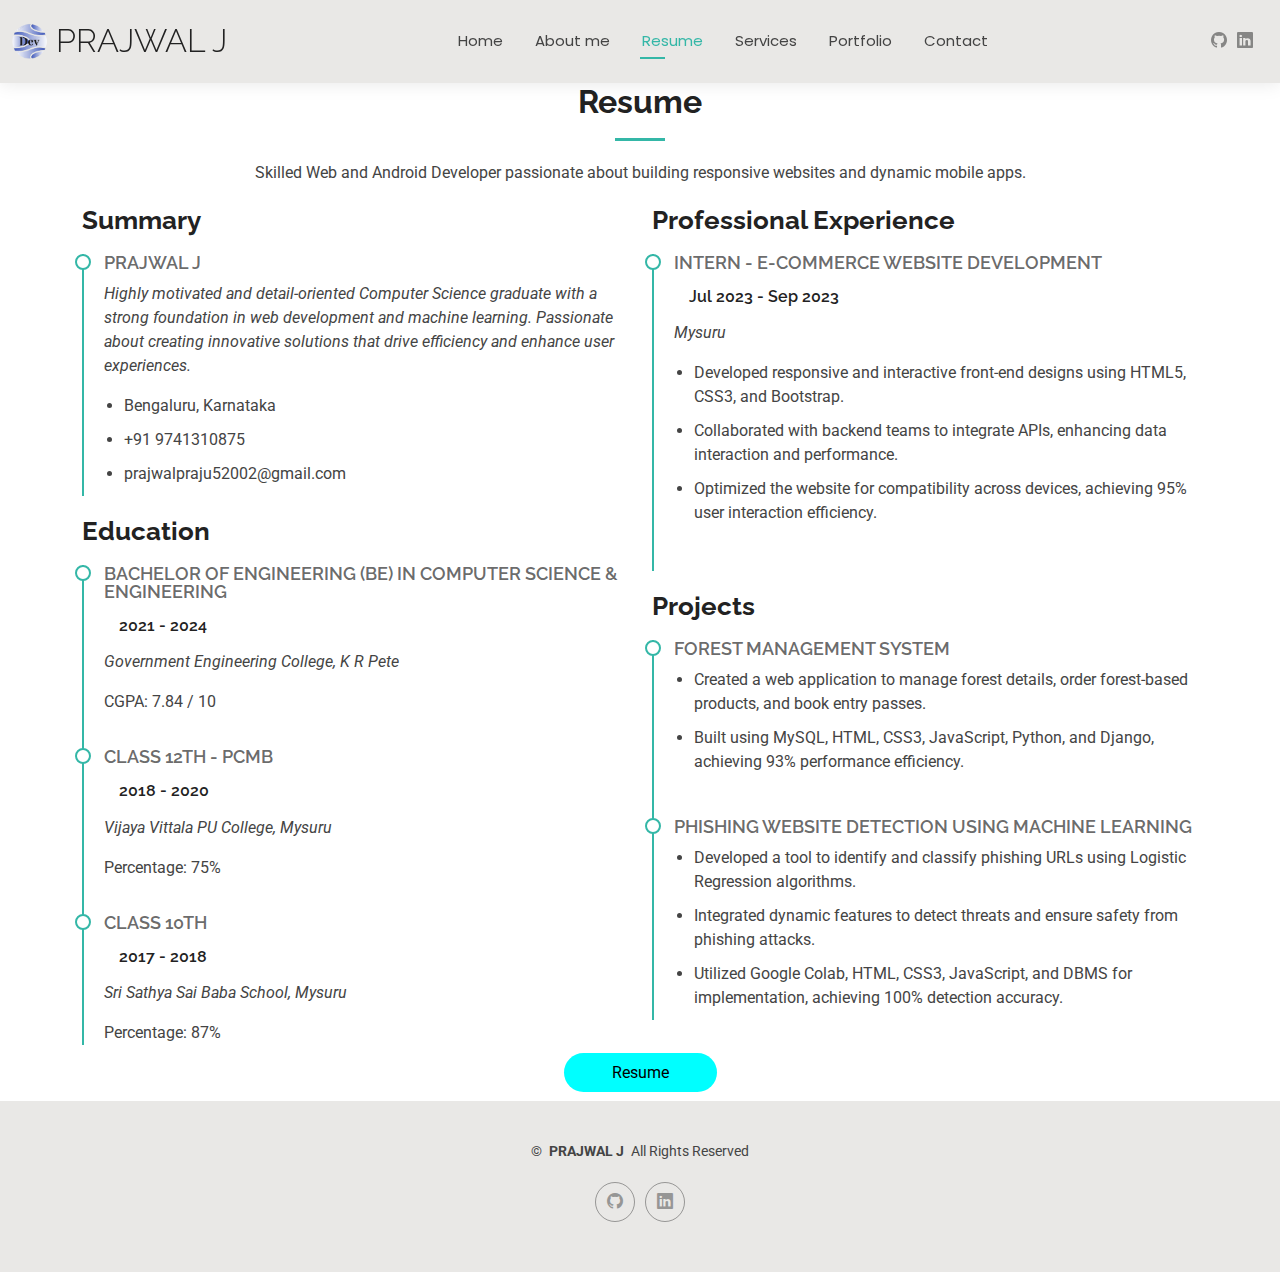
<file: PRAJWAL J_portfolio/PRAJWAL J_portfolio/Portfolio/resume.html>
<!DOCTYPE html>
<html lang="en">

<head>
  <meta charset="utf-8">
  <meta content="width=device-width, initial-scale=1.0" name="viewport">
  <title>Resume - PRAJWAL J</title>
  <meta name="description" content="">
  <meta name="keywords" content="">

  <!-- Favicons -->
  <link href="assets/img/portfolio.png" rel="icon">
  <link href="assets/img/portfolio.png" rel="apple-touch-icon">

  <!-- Fonts -->
  <link href="https://fonts.googleapis.com" rel="preconnect">
  <link href="https://fonts.gstatic.com" rel="preconnect" crossorigin>
  <link
    href="https://fonts.googleapis.com/css2?family=Roboto:ital,wght@0,100;0,300;0,400;0,500;0,700;0,900;1,100;1,300;1,400;1,500;1,700;1,900&family=Poppins:ital,wght@0,100;0,200;0,300;0,400;0,500;0,600;0,700;0,800;0,900;1,100;1,200;1,300;1,400;1,500;1,600;1,700;1,800;1,900&family=Raleway:ital,wght@0,100;0,200;0,300;0,400;0,500;0,600;0,700;0,800;0,900;1,100;1,200;1,300;1,400;1,500;1,600;1,700;1,800;1,900&display=swap"
    rel="stylesheet">

  <!-- Vendor CSS Files -->
  <link href="assets/vendor/bootstrap/css/bootstrap.min.css" rel="stylesheet">
  <link href="assets/vendor/bootstrap-icons/bootstrap-icons.css" rel="stylesheet">
  <link href="assets/vendor/aos/aos.css" rel="stylesheet">
  <link href="assets/vendor/swiper/swiper-bundle.min.css" rel="stylesheet">
  <link href="assets/vendor/glightbox/css/glightbox.min.css" rel="stylesheet">

  <!-- Main CSS File -->
  <link href="assets/css/main.css" rel="stylesheet">

</head>

<body class="resume-page">

  <header id="header" class="header d-flex align-items-center light-background sticky-top">
    <div class="container-fluid position-relative d-flex align-items-center justify-content-between">

      <a href="index.html" class="logo d-flex align-items-center me-auto me-xl-0">
        <!-- Uncomment the line below if you also wish to use an image logo -->
        <img src="assets/img/logo1.png" alt="">
        <h1 class="sitename">PRAJWAL J</h1>
      </a>

      <nav id="navmenu" class="navmenu">
        <ul>
          <li><a href="index.html">Home</a></li>
          <li><a href="about.html">About me</a></li>
          <li><a href="resume.html" class="active">Resume</a></li>
          <li><a href="services.html">Services</a></li>
          <li><a href="portfolio.html">Portfolio</a></li>

          <li><a href="contact.html">Contact</a></li>
        </ul>
        <i class="mobile-nav-toggle d-xl-none bi bi-list"></i>
      </nav>

      <div class="header-social-links">
        <a href="https://github.com/9741Prajwalj"><i class="bi bi-github"></i></a>
        <a href="https://www.linkedin.com/in/prajwal-j-6959bb231/" target="_blank"><i class="bi bi-linkedin"></i></a>
      </div>

    </div>
  </header>

  <main class="main">

    <!-- Resume Section -->
    <section id="resume" class="resume section">

      <!-- Section Title -->
      <div class="container section-title" data-aos="fade-up">
        <h2>Resume</h2>
        <p>Skilled Web and Android Developer passionate about building responsive websites and dynamic mobile apps.</p>

      </div><!-- End Section Title -->

      <div class="container">
        <div class="row">

          <!-- Left Column -->
          <div class="col-lg-6" data-aos="fade-up" data-aos-delay="100">
            <h3 class="resume-title">Summary</h3>
            <div class="resume-item pb-0">
              <h4>Prajwal J</h4>
              <p><em>Highly motivated and detail-oriented Computer Science graduate with a strong foundation in web
                  development and machine learning. Passionate about creating innovative solutions that drive efficiency
                  and enhance user experiences.</em></p>
              <ul>
                <li>Bengaluru, Karnataka</li>
                <li>+91 9741310875</li>
                <li>prajwalpraju52002@gmail.com</li>
              </ul>
            </div><!-- End Resume Item -->

            <h3 class="resume-title">Education</h3>
            <div class="resume-item">
              <h4>Bachelor of Engineering (BE) in Computer Science & Engineering</h4>
              <h5>2021 - 2024</h5>
              <p><em>Government Engineering College, K R Pete</em></p>
              <p>CGPA: 7.84 / 10</p>
            </div><!-- End Resume Item -->

            <div class="resume-item">
              <h4>Class 12th - PCMB</h4>
              <h5>2018 - 2020</h5>
              <p><em>Vijaya Vittala PU College, Mysuru</em></p>
              <p>Percentage: 75%</p>
            </div><!-- End Resume Item -->

            <div class="resume-item">
              <h4>Class 10th</h4>
              <h5>2017 - 2018</h5>
              <p><em>Sri Sathya Sai Baba School, Mysuru</em></p>
              <p>Percentage: 87%</p>
            </div><!-- End Resume Item -->
          </div><!-- End Left Column -->

          <!-- Right Column -->
          <div class="col-lg-6" data-aos="fade-up" data-aos-delay="200">
            <h3 class="resume-title">Professional Experience</h3>
            <div class="resume-item">
              <h4>Intern - E-Commerce Website Development</h4>
              <h5>Jul 2023 - Sep 2023</h5>
              <p><em>Mysuru</em></p>
              <ul>
                <li>Developed responsive and interactive front-end designs using HTML5, CSS3, and Bootstrap.</li>
                <li>Collaborated with backend teams to integrate APIs, enhancing data interaction and performance.</li>
                <li>Optimized the website for compatibility across devices, achieving 95% user interaction efficiency.
                </li>
              </ul>
            </div><!-- End Experience Item -->

            <h3 class="resume-title">Projects</h3>
            <div class="resume-item">
              <h4>Forest Management System</h4>
              <ul>
                <li>Created a web application to manage forest details, order forest-based products, and book entry
                  passes.</li>
                <li>Built using MySQL, HTML, CSS3, JavaScript, Python, and Django, achieving 93% performance efficiency.
                </li>
              </ul>
            </div><!-- End Project Item -->

            <div class="resume-item">
              <h4>Phishing Website Detection using Machine Learning</h4>
              <ul>
                <li>Developed a tool to identify and classify phishing URLs using Logistic Regression algorithms.</li>
                <li>Integrated dynamic features to detect threats and ensure safety from phishing attacks.</li>
                <li>Utilized Google Colab, HTML, CSS3, JavaScript, and DBMS for implementation, achieving 100% detection
                  accuracy.</li>
              </ul>
            </div><!-- End Project Item -->
          </div><!-- End Right Column -->


        </div>
        <div class="container text-center pb-3">
          <div class="row justify-content-center">
            <div class="col-lg-8">
              <a href="./assets/Resume/index.html" class="btn-get-started px-5 resume-button"
                style="color: black !important; background-color: aqua; padding: 10px; border-radius: 30px; ">Resume</a>
            </div>
          </div>
        </div>
      </div>

    </section><!-- End Resume Section -->

  </main>


  <footer id="footer" class="footer light-background">

    <div class="container">
      <div class="copyright text-center ">
        <p>© <span></span> <strong class="px-1 sitename">PRAJWAL J</strong> <span>All Rights Reserved<br></span></p>
      </div>
      <div class="social-links d-flex justify-content-center">

        <a href="https://github.com/9741Prajwalj"><i class="bi bi-github"></i></a>
        <a href="https://www.linkedin.com/in/prajwal-j-6959bb231/" target="_blank"><i class="bi bi-linkedin"></i></a>
      </div>
      <div class="credits">
      </div>
    </div>

  </footer>

  <!-- Scroll Top -->
  <a href="#" id="scroll-top" class="scroll-top d-flex align-items-center justify-content-center"><i
      class="bi bi-arrow-up-short"></i></a>

  <!-- Preloader -->
  <div id="preloader"></div>

  <!-- Vendor JS Files -->
  <script src="assets/vendor/bootstrap/js/bootstrap.bundle.min.js"></script>
  <script src="assets/vendor/php-email-form/validate.js"></script>
  <script src="assets/vendor/aos/aos.js"></script>
  <script src="assets/vendor/waypoints/noframework.waypoints.js"></script>
  <script src="assets/vendor/purecounter/purecounter_vanilla.js"></script>
  <script src="assets/vendor/swiper/swiper-bundle.min.js"></script>
  <script src="assets/vendor/glightbox/js/glightbox.min.js"></script>
  <script src="assets/vendor/imagesloaded/imagesloaded.pkgd.min.js"></script>
  <script src="assets/vendor/isotope-layout/isotope.pkgd.min.js"></script>

  <!-- Main JS File -->
  <script src="assets/js/main.js"></script>

</body>

</html>
</file>
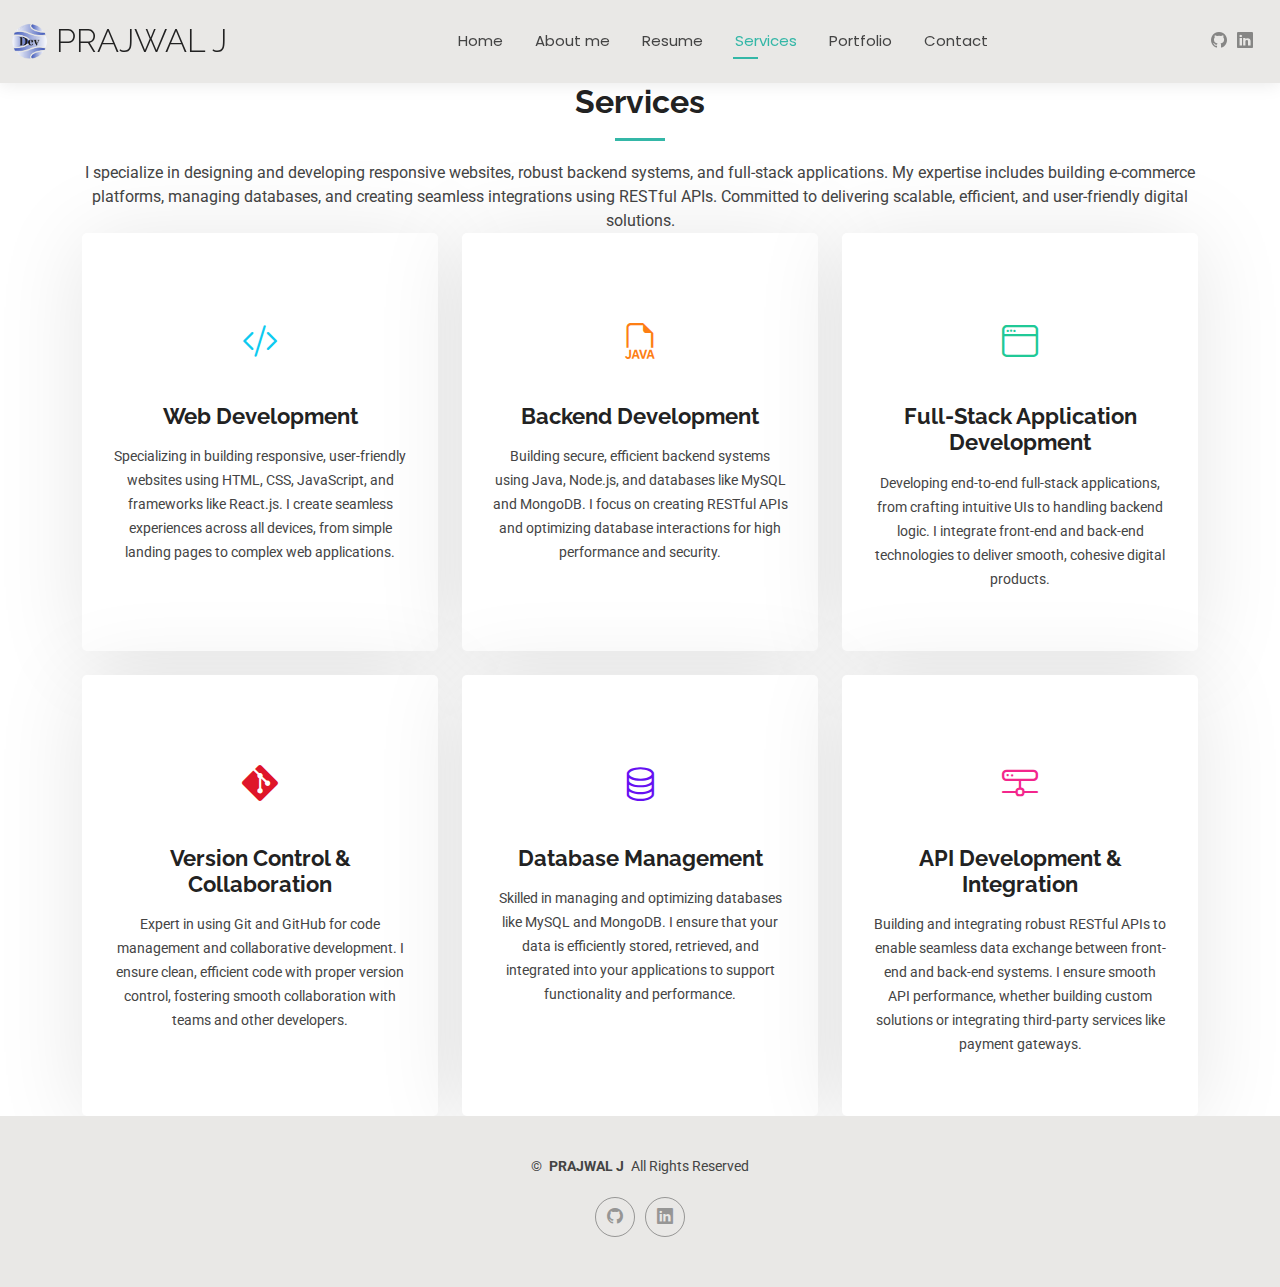
<file: PRAJWAL J_portfolio/PRAJWAL J_portfolio/Portfolio/services.html>
<!DOCTYPE html>
<html lang="en">

<head>
  <meta charset="utf-8">
  <meta content="width=device-width, initial-scale=1.0" name="viewport">
  <title>Services - PRAJWAL J</title>
  <meta name="description" content="">
  <meta name="keywords" content="">

  <!-- Favicons -->
  <link href="assets/img/portfolio.png" rel="icon">
  <link href="assets/img/portfolio.png" rel="apple-touch-icon">

  <!-- Fonts -->
  <link href="https://fonts.googleapis.com" rel="preconnect">
  <link href="https://fonts.gstatic.com" rel="preconnect" crossorigin>
  <link
    href="https://fonts.googleapis.com/css2?family=Roboto:ital,wght@0,100;0,300;0,400;0,500;0,700;0,900;1,100;1,300;1,400;1,500;1,700;1,900&family=Poppins:ital,wght@0,100;0,200;0,300;0,400;0,500;0,600;0,700;0,800;0,900;1,100;1,200;1,300;1,400;1,500;1,600;1,700;1,800;1,900&family=Raleway:ital,wght@0,100;0,200;0,300;0,400;0,500;0,600;0,700;0,800;0,900;1,100;1,200;1,300;1,400;1,500;1,600;1,700;1,800;1,900&display=swap"
    rel="stylesheet">

  <!-- Vendor CSS Files -->
  <link href="assets/vendor/bootstrap/css/bootstrap.min.css" rel="stylesheet">
  <link href="assets/vendor/bootstrap-icons/bootstrap-icons.css" rel="stylesheet">
  <link href="assets/vendor/aos/aos.css" rel="stylesheet">
  <link href="assets/vendor/swiper/swiper-bundle.min.css" rel="stylesheet">
  <link href="assets/vendor/glightbox/css/glightbox.min.css" rel="stylesheet">

  <!-- Main CSS File -->
  <link href="assets/css/main.css" rel="stylesheet">


</head>

<body class="services-page">

  <header id="header" class="header d-flex align-items-center light-background sticky-top">
    <div class="container-fluid position-relative d-flex align-items-center justify-content-between">

      <a href="index.html" class="logo d-flex align-items-center me-auto me-xl-0">
        <!-- Uncomment the line below if you also wish to use an image logo -->
        <img src="assets/img/logo1.png" alt="">
        <h1 class="sitename">PRAJWAL J</h1>
      </a>

      <nav id="navmenu" class="navmenu">
        <ul>
          <li><a href="index.html">Home</a></li>
          <li><a href="about.html">About me</a></li>
          <li><a href="resume.html">Resume</a></li>
          <li><a href="services.html" class="active">Services</a></li>
          <li><a href="portfolio.html">Portfolio</a></li>

          <li><a href="contact.html">Contact</a></li>
        </ul>
        <i class="mobile-nav-toggle d-xl-none bi bi-list"></i>
      </nav>

      <div class="header-social-links">
        <a href="https://github.com/9741Prajwalj"><i class="bi bi-github"></i></a>
        <a href="https://www.linkedin.com/in/prajwal-j-6959bb231/" target="_blank"><i class="bi bi-linkedin"></i></a>
      </div>

    </div>
  </header>

  <main class="main">

    <!-- Services Section -->
    <section id="services" class="services section">

      <!-- Section Title -->
      <div class="container section-title" data-aos="fade-up">
        <h2>Services</h2>
        <p>I specialize in designing and developing responsive websites, robust backend systems, and full-stack
          applications. My expertise includes building e-commerce platforms, managing databases, and creating seamless
          integrations using RESTful APIs. Committed to delivering scalable, efficient, and user-friendly digital
          solutions.</p>

      </div><!-- End Section Title -->

      <div class="container">

        <div class="row gy-4">

          <div class="col-lg-4 col-md-6" data-aos="fade-up" data-aos-delay="100">
            <div class="service-item item-cyan position-relative">
              <div class="icon">
                <i class="bi bi-code-slash"></i>
              </div>
              <a href="#" class="stretched-link">
                <h3>Web Development</h3>
              </a>
              <p>Specializing in building responsive, user-friendly websites using HTML, CSS, JavaScript, and frameworks
                like React.js. I create seamless experiences across all devices, from simple landing pages to complex
                web applications.</p>
            </div>
          </div><!-- End Service Item -->

          <div class="col-lg-4 col-md-6" data-aos="fade-up" data-aos-delay="200">
            <div class="service-item item-orange position-relative">
              <div class="icon">
                <i class="bi bi-filetype-java"></i>
              </div>
              <a href="#" class="stretched-link">
                <h3>Backend Development</h3>
              </a>
              <p>Building secure, efficient backend systems using Java, Node.js, and databases like MySQL and MongoDB. I
                focus on creating RESTful APIs and optimizing database interactions for high performance and security.
              </p>
            </div>
          </div><!-- End Service Item -->

          <div class="col-lg-4 col-md-6" data-aos="fade-up" data-aos-delay="300">
            <div class="service-item item-teal position-relative">
              <div class="icon">
                <i class="bi bi-window"></i>
              </div>
              <a href="#" class="stretched-link">
                <h3>Full-Stack Application Development</h3>
              </a>
              <p>Developing end-to-end full-stack applications, from crafting intuitive UIs to handling backend logic. I
                integrate front-end and back-end technologies to deliver smooth, cohesive digital products.</p>
            </div>
          </div><!-- End Service Item -->

          <div class="col-lg-4 col-md-6" data-aos="fade-up" data-aos-delay="400">
            <div class="service-item item-red position-relative">
              <div class="icon">
                <i class="bi bi-git"></i>
              </div>
              <a href="#" class="stretched-link">
                <h3>Version Control & Collaboration</h3>
              </a>
              <p>Expert in using Git and GitHub for code management and collaborative development. I ensure clean,
                efficient code with proper version control, fostering smooth collaboration with teams and other
                developers.</p>
            </div>
          </div><!-- End Service Item -->

          <div class="col-lg-4 col-md-6" data-aos="fade-up" data-aos-delay="500">
            <div class="service-item item-indigo position-relative">
              <div class="icon">
                <i class="bi bi-database"></i>
              </div>
              <a href="#" class="stretched-link">
                <h3>Database Management</h3>
              </a>
              <p>Skilled in managing and optimizing databases like MySQL and MongoDB. I ensure that your data is
                efficiently stored, retrieved, and integrated into your applications to support functionality and
                performance.</p>
            </div>
          </div><!-- End Service Item -->

          <div class="col-lg-4 col-md-6" data-aos="fade-up" data-aos-delay="600">
            <div class="service-item item-pink position-relative">
              <div class="icon">
                <i class="bi bi-hdd-network"></i>
              </div>
              <a href="#" class="stretched-link">
                <h3>API Development & Integration</h3>
              </a>
              <p>Building and integrating robust RESTful APIs to enable seamless data exchange between front-end and
                back-end systems. I ensure smooth API performance, whether building custom solutions or integrating
                third-party services like payment gateways.</p>
            </div>
          </div><!-- End Service Item -->


        </div>

      </div>

    </section><!-- /Services Section -->

  </main>



  <footer id="footer" class="footer light-background">

    <div class="container">
      <div class="copyright text-center ">
        <p>© <span></span> <strong class="px-1 sitename">PRAJWAL J</strong> <span>All Rights Reserved<br></span></p>
      </div>
      <div class="social-links d-flex justify-content-center">
        <a href="https://github.com/9741Prajwalj"><i class="bi bi-github"></i></a>
        <a href="https://www.linkedin.com/in/prajwal-j-6959bb231/" target="_blank"><i class="bi bi-linkedin"></i></a>
      </div>
      <div class="credits">
      </div>
    </div>

  </footer>

  <!-- Scroll Top -->
  <a href="#" id="scroll-top" class="scroll-top d-flex align-items-center justify-content-center"><i
      class="bi bi-arrow-up-short"></i></a>

  <!-- Preloader -->
  <div id="preloader"></div>

  <!-- Vendor JS Files -->
  <script src="assets/vendor/bootstrap/js/bootstrap.bundle.min.js"></script>
  <script src="assets/vendor/php-email-form/validate.js"></script>
  <script src="assets/vendor/aos/aos.js"></script>
  <script src="assets/vendor/waypoints/noframework.waypoints.js"></script>
  <script src="assets/vendor/purecounter/purecounter_vanilla.js"></script>
  <script src="assets/vendor/swiper/swiper-bundle.min.js"></script>
  <script src="assets/vendor/glightbox/js/glightbox.min.js"></script>
  <script src="assets/vendor/imagesloaded/imagesloaded.pkgd.min.js"></script>
  <script src="assets/vendor/isotope-layout/isotope.pkgd.min.js"></script>

  <!-- Main JS File -->
  <script src="assets/js/main.js"></script>

</body>

</html>
</file>
<file: PRAJWAL J_portfolio/PRAJWAL J_portfolio/Portfolio/assets/Resume/resume.css>
body{
    margin: 0;
    padding: 0;
    box-sizing: border-box;
    font-family: 'poppins',sans-serif;
    background-color: rgb(195, 225, 235);
    display: flex;
    justify-content: center;
    align-items: center;
    min-height: 100vh;
}
.container{
    position: relative;
    width: 100%;
    max-width: 1000px;
    min-height: 1000px;
    background: #fff;
    margin: 50px;
    display: grid;
    grid-template-columns: 1fr 2fr;
    box-shadow: 0 15px 55px rgba(0,0,0, 1.0);
}
.container .left_side{
    position: relative;
    background: #003147;
    padding: 40px;
}
.profileText{
    position: relative;
    display: flex;
    
    flex-direction: column;
    align-items: center;
    padding-bottom: 20px ;
    border-bottom: 1px solid white;

}
.profileText .imgBx{
    position: relative;
    width: 200px;
    height: 200px;
    border-radius:50% ;
    overflow: hidden;
}
 .imgx img{
   position: relative;
   top: 0;
   left: 0;
   width:200px;
   height: 200px;
   object-fit: cover; 
}
.gg{
    height: 200px;
    width: 200px;
}

.profileText h2{
    color: #fff;
    font-size: 1.5em;
    margin-top: 20px;
    text-transform: uppercase;
    text-align: center;
    font-weight: 600;
    line-height: 1.4em;

}
.profileText h2  span{
    font-size: 0.8em;
    font-weight: 300;
}
.contactInfo{
    padding-top: 40px;
}
.title{
    color: #fff;
    text-transform: uppercase;
    font-weight: 600;
    letter-spacing: 1px;
    margin-bottom: 20px;
}
.contactInfo ul{
    position: relative;
}
.contactInfo ul li{
    position: relative;
    list-style: none;
    margin: 10px 0;
    cursor: pointer;
}
.contactInfo ul li .icon{
    display: inline-block;
    width: 30px;
    font-size: 18px;
    color: #03a9f4;
}
.contactInfo ul li span{
    color: #fff;
    font-weight: 300;
}
.contactInfoEducation li{
    margin-bottom: 15px;
}
.contactInfoEducation h5{
    color: #03a9f4;
    font-weight: 500;

}
.contactInfoEducation h4:nth-child(2){
    color: #fff;
    font-weight: 500;
}
.contactInfoEducation h4{
    color: #fff;
    font-weight: 100;
}
.contactInfo.language .percent {
    position: relative;
    width: 100%;
    height: 6px;
    background: rgb(0, 0, 0);
    display: block;
    margin-top: 5px;
}
.contactInfo.language .percent div{
    position: absolute;
    top: 0;
    left: 0;
    height:100% ;
    background:#03a9f4;
}
.container .right_side{
    position: relative;
    background: #fff;   
    padding: 40px;
}
.About{
    margin-bottom: 50px; 
    text-align: justify;
 }
 .about:last-child{
     margin-bottom: 0;
 }
.title2{
    color: #003147;
    text-transform: uppercase;
    letter-spacing: 1px;
    margin-bottom: 10px;
}
.about .role{
    text-align: justify;

}
.about .box .projectTitle h4{
    text-transform: uppercase;
    color: #2a7da2;
    font-size: 16px;
}
.About2 h5{
    text-transform: uppercase;
    color: #2a7da2;
    font-size: 12px;
}
.skills-section {
    max-width: 800px;
    margin: 0 auto;
    font-family: Arial, sans-serif;
}

.title5 {
    font-size: 24px;
    text-align: left;
    margin-bottom: 20px;
}

.skills-container {
    display: flex;
    justify-content: space-between;
    align-items: flex-start;
    flex-wrap: wrap;
}

.skills-category {
    flex: 1;
    min-width: 200px;
    margin-right: 20px;
}

.skills-category h3 {
    font-size: 18px;
    text-decoration: underline;
    margin-bottom: 10px;
}

.skills-list {
    list-style-type: disc;
    padding-left: 20px;
}

.skills-list li {
    margin-bottom: 5px;
}
.hobbies ul{
    display: grid;
    grid-template-columns: repeat(3,1fr);
}
.interest ul li{
    list-style: none;
    color: #333;
    font-weight: 500;
    margin:10px 0;
}
@media (max-width: 600px){
    .about .box{
        flex-direction: column;
    }
    .about .box .projectTitle{
        margin-bottom: 5px;
    }
    .hobbies ul{
        grid-template-columns: repeat(1,1fr);
    }
    .skills .box{
        grid-template-columns: repeat(1,1fr);

    }
}
</file>
<file: PRAJWAL J_portfolio/PRAJWAL J_portfolio/Portfolio/assets/css/main.css>
/**
* Template Name: Kelly
* Template URL: https://bootstrapmade.com/kelly-free-bootstrap-cv-resume-html-template/
* Updated: Aug 07 2024 with Bootstrap v5.3.3
* Author: BootstrapMade.com
* License: https://bootstrapmade.com/license/
*/

/*--------------------------------------------------------------
# Font & Color Variables
# Help: https://bootstrapmade.com/color-system/
--------------------------------------------------------------*/
/* Fonts */
:root {
  --default-font: "Roboto",  system-ui, -apple-system, "Segoe UI", Roboto, "Helvetica Neue", Arial, "Noto Sans", "Liberation Sans", sans-serif, "Apple Color Emoji", "Segoe UI Emoji", "Segoe UI Symbol", "Noto Color Emoji";
  --heading-font: "Raleway",  sans-serif;
  --nav-font: "Poppins",  sans-serif;
}

/* Global Colors - The following color variables are used throughout the website. Updating them here will change the color scheme of the entire website */
:root { 
  --background-color: #ffffff; /* Background color for the entire website, including individual sections */
  --default-color: #444444; /* Default color used for the majority of the text content across the entire website */
  --heading-color: #222222; /* Color for headings, subheadings and title throughout the website */
  --accent-color: #34b7a7; /* Accent color that represents your brand on the website. It's used for buttons, links, and other elements that need to stand out */
  --surface-color: #ffffff; /* The surface color is used as a background of boxed elements within sections, such as cards, icon boxes, or other elements that require a visual separation from the global background. */
  --contrast-color: #ffffff; /* Contrast color for text, ensuring readability against backgrounds of accent, heading, or default colors. */
}

/* Nav Menu Colors - The following color variables are used specifically for the navigation menu. They are separate from the global colors to allow for more customization options */
:root {
  --nav-color: #444444;  /* The default color of the main navmenu links */
  --nav-hover-color: #34b7a7; /* Applied to main navmenu links when they are hovered over or active */
  --nav-mobile-background-color: #ffffff; /* Used as the background color for mobile navigation menu */
  --nav-dropdown-background-color: #ffffff; /* Used as the background color for dropdown items that appear when hovering over primary navigation items */
  --nav-dropdown-color: #444444; /* Used for navigation links of the dropdown items in the navigation menu. */
  --nav-dropdown-hover-color: #34b7a7; /* Similar to --nav-hover-color, this color is applied to dropdown navigation links when they are hovered over. */
}

/* Color Presets - These classes override global colors when applied to any section or element, providing reuse of the sam color scheme. */

.light-background {
  --background-color: #e9e8e6;
  --surface-color: #ffffff;
}

.dark-background {
  --background-color: #060606;
  --default-color: #ffffff;
  --heading-color: #ffffff;
  --surface-color: #252525;
  --contrast-color: #ffffff;
}

/* Smooth scroll */
:root {
  scroll-behavior: smooth;
}

/*--------------------------------------------------------------
# General Styling & Shared Classes
--------------------------------------------------------------*/
body {
  color: var(--default-color);
  background-color: var(--background-color);
  font-family: var(--default-font);
}

a {
  color: var(--accent-color);
  text-decoration: none;
  transition: 0.3s;
}

a:hover {
  color: color-mix(in srgb, var(--accent-color), transparent 25%);
  text-decoration: none;
}

h1,
h2,
h3,
h4,
h5,
h6 {
  color: var(--heading-color);
  font-family: var(--heading-font);
}

/* PHP Email Form Messages
------------------------------*/
.php-email-form .error-message {
  display: none;
  background: #df1529;
  color: #ffffff;
  text-align: left;
  padding: 15px;
  margin-bottom: 24px;
  font-weight: 600;
}

.php-email-form .sent-message {
  display: none;
  color: #ffffff;
  background: #059652;
  text-align: center;
  padding: 15px;
  margin-bottom: 24px;
  font-weight: 600;
}

.php-email-form .loading {
  display: none;
  background: var(--surface-color);
  text-align: center;
  padding: 15px;
  margin-bottom: 24px;
}

.php-email-form .loading:before {
  content: "";
  display: inline-block;
  border-radius: 50%;
  width: 24px;
  height: 24px;
  margin: 0 10px -6px 0;
  border: 3px solid var(--accent-color);
  border-top-color: var(--surface-color);
  animation: php-email-form-loading 1s linear infinite;
}

@keyframes php-email-form-loading {
  0% {
    transform: rotate(0deg);
  }

  100% {
    transform: rotate(360deg);
  }
}

/*--------------------------------------------------------------
# Global Header
--------------------------------------------------------------*/
.header {
  color: var(--default-color);
  background-color: var(--background-color);
  padding: 15px 0;
  transition: all 0.5s;
  z-index: 997;
  box-shadow: 0px 0 18px rgba(0, 0, 0, 0.1);
}

.header .logo {
  line-height: 1;
}

.header .logo img {
  max-height: 36px;
  margin-right: 8px;
}

.header .logo h1 {
  font-size: 32px;
  margin: 0;
  font-weight: 300;
  text-transform: uppercase;
  color: var(--heading-color);
}

.header .header-social-links {
  padding-right: 15px;
}

.header .header-social-links a {
  color: color-mix(in srgb, var(--default-color), transparent 40%);
  padding-left: 6px;
  display: inline-block;
  transition: 0.3s;
  font-size: 16px;
}

.header .header-social-links a:hover {
  color: var(--accent-color);
}

.header .header-social-links a i {
  line-height: 0px;
}

@media (max-width: 1200px) {
  .header .logo {
    order: 1;
  }

  .header .header-social-links {
    order: 2;
  }

  .header .navmenu {
    order: 3;
  }
}

/*--------------------------------------------------------------
# Navigation Menu
--------------------------------------------------------------*/
/* Desktop Navigation */
@media (min-width: 1200px) {
  .navmenu {
    padding: 0;
  }

  .navmenu ul {
    margin: 0;
    padding: 0;
    display: flex;
    list-style: none;
    align-items: center;
  }

  .navmenu li {
    position: relative;
  }

  .navmenu>ul>li {
    white-space: nowrap;
    padding: 15px 14px;
  }

  .navmenu>ul>li:last-child {
    padding-right: 0;
  }

  .navmenu a,
  .navmenu a:focus {
    color: var(--nav-color);
    font-size: 15px;
    padding: 0 2px;
    font-family: var(--nav-font);
    font-weight: 400;
    display: flex;
    align-items: center;
    justify-content: space-between;
    white-space: nowrap;
    transition: 0.3s;
    position: relative;
  }

  .navmenu a i,
  .navmenu a:focus i {
    font-size: 12px;
    line-height: 0;
    margin-left: 5px;
    transition: 0.3s;
  }

  .navmenu>ul>li>a:before {
    content: "";
    position: absolute;
    height: 2px;
    bottom: -6px;
    left: 0;
    background-color: var(--nav-hover-color);
    visibility: hidden;
    width: 0px;
    transition: all 0.3s ease-in-out 0s;
  }

  .navmenu a:hover:before,
  .navmenu li:hover>a:before,
  .navmenu .active:before {
    visibility: visible;
    width: 25px;
  }

  .navmenu li:hover>a,
  .navmenu .active,
  .navmenu .active:focus {
    color: var(--nav-hover-color);
  }

  .navmenu .dropdown ul {
    margin: 0;
    padding: 10px 0;
    background: var(--nav-dropdown-background-color);
    display: block;
    position: absolute;
    visibility: hidden;
    left: 14px;
    top: 130%;
    opacity: 0;
    transition: 0.3s;
    border-radius: 4px;
    z-index: 99;
    box-shadow: 0px 0px 30px rgba(0, 0, 0, 0.1);
  }

  .navmenu .dropdown ul li {
    min-width: 200px;
  }

  .navmenu .dropdown ul a {
    padding: 10px 20px;
    font-size: 15px;
    text-transform: none;
    color: var(--nav-dropdown-color);
  }

  .navmenu .dropdown ul a i {
    font-size: 12px;
  }

  .navmenu .dropdown ul a:hover,
  .navmenu .dropdown ul .active:hover,
  .navmenu .dropdown ul li:hover>a {
    color: var(--nav-dropdown-hover-color);
  }

  .navmenu .dropdown:hover>ul {
    opacity: 1;
    top: 100%;
    visibility: visible;
  }

  .navmenu .dropdown .dropdown ul {
    top: 0;
    left: -90%;
    visibility: hidden;
  }

  .navmenu .dropdown .dropdown:hover>ul {
    opacity: 1;
    top: 0;
    left: -100%;
    visibility: visible;
  }
}

/* Mobile Navigation */
@media (max-width: 1199px) {
  .mobile-nav-toggle {
    color: var(--nav-color);
    font-size: 28px;
    line-height: 0;
    margin-right: 10px;
    cursor: pointer;
    transition: color 0.3s;
  }

  .navmenu {
    padding: 0;
    z-index: 9997;
  }

  .navmenu ul {
    display: none;
    list-style: none;
    position: absolute;
    inset: 60px 20px 20px 20px;
    padding: 10px 0;
    margin: 0;
    border-radius: 6px;
    background-color: var(--nav-mobile-background-color);
    border: 1px solid color-mix(in srgb, var(--default-color), transparent 90%);
    box-shadow: none;
    overflow-y: auto;
    transition: 0.3s;
    z-index: 9998;
  }

  .navmenu a,
  .navmenu a:focus {
    color: var(--nav-dropdown-color);
    padding: 10px 20px;
    font-family: var(--nav-font);
    font-size: 17px;
    font-weight: 500;
    display: flex;
    align-items: center;
    justify-content: space-between;
    white-space: nowrap;
    transition: 0.3s;
  }

  .navmenu a i,
  .navmenu a:focus i {
    font-size: 12px;
    line-height: 0;
    margin-left: 5px;
    width: 30px;
    height: 30px;
    display: flex;
    align-items: center;
    justify-content: center;
    border-radius: 50%;
    transition: 0.3s;
    background-color: color-mix(in srgb, var(--accent-color), transparent 90%);
  }

  .navmenu a i:hover,
  .navmenu a:focus i:hover {
    background-color: var(--accent-color);
    color: var(--contrast-color);
  }

  .navmenu a:hover,
  .navmenu .active,
  .navmenu .active:focus {
    color: var(--nav-dropdown-hover-color);
  }

  .navmenu .active i,
  .navmenu .active:focus i {
    background-color: var(--accent-color);
    color: var(--contrast-color);
    transform: rotate(180deg);
  }

  .navmenu .dropdown ul {
    position: static;
    display: none;
    z-index: 99;
    padding: 10px 0;
    margin: 10px 20px;
    background-color: var(--nav-dropdown-background-color);
    transition: all 0.5s ease-in-out;
  }

  .navmenu .dropdown ul ul {
    background-color: rgba(33, 37, 41, 0.1);
  }

  .navmenu .dropdown>.dropdown-active {
    display: block;
    background-color: rgba(33, 37, 41, 0.03);
  }

  .mobile-nav-active {
    overflow: hidden;
  }

  .mobile-nav-active .mobile-nav-toggle {
    color: #fff;
    position: absolute;
    font-size: 32px;
    top: 15px;
    right: 15px;
    margin-right: 0;
    z-index: 9999;
  }

  .mobile-nav-active .navmenu {
    position: fixed;
    overflow: hidden;
    inset: 0;
    background: rgba(33, 37, 41, 0.8);
    transition: 0.3s;
  }

  .mobile-nav-active .navmenu>ul {
    display: block;
  }
}

/*--------------------------------------------------------------
# Global Footer
--------------------------------------------------------------*/
.footer {
  color: var(--default-color);
  background-color: var(--background-color);
  font-size: 14px;
  padding: 40px 0;
  position: relative;
}

.footer .copyright p {
  margin-bottom: 0;
}

.footer .social-links {
  margin-top: 20px;
}

.footer .social-links a {
  display: flex;
  align-items: center;
  justify-content: center;
  width: 40px;
  height: 40px;
  border-radius: 50%;
  border: 1px solid color-mix(in srgb, var(--default-color), transparent 50%);
  font-size: 16px;
  color: color-mix(in srgb, var(--default-color), transparent 50%);
  margin: 0 5px;
  transition: 0.3s;
}

.footer .social-links a:hover {
  color: var(--accent-color);
  border-color: var(--accent-color);
}

.footer .credits {
  margin-top: 10px;
  font-size: 13px;
  text-align: center;
}

/*--------------------------------------------------------------
# Preloader
--------------------------------------------------------------*/
#preloader {
  position: fixed;
  inset: 0;
  z-index: 9999;
  overflow: hidden;
  background-color: var(--background-color);
  transition: all 0.6s ease-out;
  width: 100%;
  height: 100vh;
}

#preloader:before,
#preloader:after {
  content: "";
  position: absolute;
  border: 4px solid var(--accent-color);
  border-radius: 50%;
  animation: animate-preloader 2s cubic-bezier(0, 0.2, 0.8, 1) infinite;
}

#preloader:after {
  animation-delay: -0.5s;
}

@keyframes animate-preloader {
  0% {
    width: 10px;
    height: 10px;
    top: calc(50% - 5px);
    left: calc(50% - 5px);
    opacity: 1;
  }

  100% {
    width: 72px;
    height: 72px;
    top: calc(50% - 36px);
    left: calc(50% - 36px);
    opacity: 0;
  }
}

/*--------------------------------------------------------------
# Scroll Top Button
--------------------------------------------------------------*/
.scroll-top {
  position: fixed;
  visibility: hidden;
  opacity: 0;
  right: 15px;
  bottom: -15px;
  z-index: 99999;
  background-color: var(--accent-color);
  width: 44px;
  height: 44px;
  border-radius: 50px;
  transition: all 0.4s;
}

.scroll-top i {
  font-size: 24px;
  color: var(--contrast-color);
  line-height: 0;
}

.scroll-top:hover {
  background-color: color-mix(in srgb, var(--accent-color), transparent 20%);
  color: var(--contrast-color);
}

.scroll-top.active {
  visibility: visible;
  opacity: 1;
  bottom: 15px;
}

/*--------------------------------------------------------------
# Disable aos animation delay on mobile devices
--------------------------------------------------------------*/
@media screen and (max-width: 768px) {
  [data-aos-delay] {
    transition-delay: 0 !important;
  }
}

/*--------------------------------------------------------------
# Global Page Titles & Breadcrumbs
--------------------------------------------------------------*/
.page-title {
  color: var(--default-color);
  background-color: var(--background-color);
  padding: 25px 0;
  position: relative;
  border-bottom: 1px solid color-mix(in srgb, var(--default-color), transparent 85%);
}

.page-title h1 {
  font-size: 24px;
  font-weight: 400;
}

.page-title .breadcrumbs ol {
  display: flex;
  flex-wrap: wrap;
  list-style: none;
  padding: 0;
  margin: 0;
  font-size: 14px;
  font-weight: 400;
}

.page-title .breadcrumbs ol li+li {
  padding-left: 10px;
}

.page-title .breadcrumbs ol li+li::before {
  content: "/";
  display: inline-block;
  padding-right: 10px;
  color: color-mix(in srgb, var(--default-color), transparent 70%);
}

/*--------------------------------------------------------------
# Global Sections
--------------------------------------------------------------*/
section,
.section {
  color: var(--default-color);
  background-color: var(--background-color);
  /* padding: 60px 0; */
  scroll-margin-top: 100px;
  overflow: clip;
}

@media (max-width: 1199px) {

  section,
  .section {
    scroll-margin-top: 66px;
  }
}

/*--------------------------------------------------------------
# Global Section Titles
--------------------------------------------------------------*/
.section-title {
  text-align: center;
  /* padding-bottom: 60px; */
  position: relative;
}

.section-title h2 {
  font-size: 32px;
  font-weight: 700;
  margin-bottom: 20px;
  padding-bottom: 20px;
  position: relative;
}

.section-title h2:after {
  content: "";
  position: absolute;
  display: block;
  width: 50px;
  height: 3px;
  background: var(--accent-color);
  left: 0;
  right: 0;
  bottom: 0;
  margin: auto;
}

.section-title p {
  margin-bottom: 0;
}

/*--------------------------------------------------------------
# Hero Section
--------------------------------------------------------------*/
.hero {
  width: 100%;
  min-height: calc(100vh - 82px);
  position: relative;
  padding: 80px 0;
  display: flex;
  align-items: center;
  justify-content: center;
}

@media (max-width: 1200px) {
  .hero {
    min-height: calc(100vh - 68px);
  }
}
.hero img {
  position: absolute;
  top: 0;
  left: 0;
  width: 100%;
  height: 100%; /* Make the image fill the container */
  object-fit: cover; /* Ensures the image covers the entire container */
  z-index: 1;
}

.hero .container {
  position: relative;
  z-index: 3;
}

.hero h2 {
  margin: 0;
  font-size: 48px;
  font-weight: 700;
}

.hero p {
  margin: 10px 0 0 0;
  font-size: 24px;
  color: var(--heading-color);
}

.hero .btn-get-started {
  color: var(--contrast-color);
  background: var(--accent-color);
  font-family: var(--heading-font);
  text-transform: uppercase;
  font-weight: 600;
  font-size: 12px;
  letter-spacing: 1px;
  display: inline-block;
  padding: 12px 40px;
  border-radius: 50px;
  transition: 0.5s;
  margin-top: 30px;
}

.hero .btn-get-started:hover {
  background: color-mix(in srgb, var(--accent-color) 90%, white 20%);
}

@media (max-width: 768px) {
  .hero h2 {
    font-size: 32px;
  }

  .hero p {
    font-size: 18px;
  }
}

/*--------------------------------------------------------------
# About Section
--------------------------------------------------------------*/
.about .content h2 {
  font-weight: 700;
  font-size: 24px;
}

.about .content ul {
  list-style: none;
  padding: 0;
}

.about .content ul li {
  margin-bottom: 20px;
  display: flex;
  align-items: center;
}

.about .content ul strong {
  margin-right: 10px;
}

.about .content ul i {
  font-size: 16px;
  margin-right: 5px;
  color: var(--accent-color);
  line-height: 0;
}

/*--------------------------------------------------------------
# Skills Section
--------------------------------------------------------------*/
.skills .progress {
  height: 60px;
  display: block;
  background: none;
  border-radius: 0;
}

.skills .progress .skill {
  color: var(--heading-color);
  padding: 0;
  margin: 0 0 6px 0;
  text-transform: uppercase;
  display: block;
  font-weight: 600;
  font-family: var(--heading-font);
}

.skills .progress .skill .val {
  float: right;
  font-style: normal;
}

.skills .progress-bar-wrap {
  background: color-mix(in srgb, var(--default-color), transparent 90%);
  height: 10px;
}

.skills .progress-bar {
  width: 1px;
  height: 10px;
  transition: 0.9s;
  background-color: var(--accent-color);
}

/*--------------------------------------------------------------
# Stats Section
--------------------------------------------------------------*/
.stats .stats-item {
  padding: 30px;
  width: 100%;
}

.stats .stats-item span {
  color: var(--heading-color);
  font-size: 48px;
  display: block;
  font-weight: 700;
  margin-bottom: 20px;
  padding-bottom: 20px;
  position: relative;
}

.stats .stats-item span:after {
  content: "";
  position: absolute;
  display: block;
  width: 25px;
  height: 3px;
  background: var(--accent-color);
  left: 0;
  right: 0;
  bottom: 0;
  margin: auto;
}

.stats .stats-item p {
  color: color-mix(in srgb, var(--default-color), transparent 40%);
  padding: 0;
  margin: 0;
  font-family: var(--heading-font);
  font-weight: 500;
}

/*--------------------------------------------------------------
# Testimonials Section
--------------------------------------------------------------*/
.testimonials .section-header {
  margin-bottom: 40px;
}

.testimonials .testimonials-carousel,
.testimonials .testimonials-slider {
  overflow: hidden;
}

.testimonials .testimonial-item {
  text-align: center;
}

.testimonials .testimonial-item .testimonial-img {
  width: 120px;
  border-radius: 50%;
  border: 4px solid var(--background-color);
  margin: 0 auto;
}

.testimonials .testimonial-item h3 {
  font-size: 20px;
  font-weight: bold;
  margin: 10px 0 5px 0;
}

.testimonials .testimonial-item h4 {
  font-size: 14px;
  color: color-mix(in srgb, var(--default-color), transparent 40%);
  margin: 0 0 15px 0;
}

.testimonials .testimonial-item .stars {
  margin-bottom: 15px;
}

.testimonials .testimonial-item .stars i {
  color: #ffc107;
  margin: 0 1px;
}

.testimonials .testimonial-item .quote-icon-left,
.testimonials .testimonial-item .quote-icon-right {
  color: color-mix(in srgb, var(--accent-color), transparent 50%);
  font-size: 26px;
  line-height: 0;
}

.testimonials .testimonial-item .quote-icon-left {
  display: inline-block;
  left: -5px;
  position: relative;
}

.testimonials .testimonial-item .quote-icon-right {
  display: inline-block;
  right: -5px;
  position: relative;
  top: 10px;
  transform: scale(-1, -1);
}

.testimonials .testimonial-item p {
  font-style: italic;
  margin: 0 auto 15px auto;
}

.testimonials .swiper-wrapper {
  height: auto;
}

.testimonials .swiper-pagination {
  margin-top: 20px;
  position: relative;
}

.testimonials .swiper-pagination .swiper-pagination-bullet {
  width: 12px;
  height: 12px;
  opacity: 1;
  background-color: color-mix(in srgb, var(--default-color), transparent 85%);
}

.testimonials .swiper-pagination .swiper-pagination-bullet-active {
  background-color: var(--accent-color);
}

@media (min-width: 992px) {
  .testimonials .testimonial-item p {
    width: 80%;
  }
}

/*--------------------------------------------------------------
# Resume Section
--------------------------------------------------------------*/
.resume .resume-title {
  color: var(--heading-color);
  font-size: 26px;
  font-weight: 700;
  margin-top: 20px;
  margin-bottom: 20px;
}

.resume .resume-item {
  padding: 0 0 20px 20px;
  margin-top: -2px;
  border-left: 2px solid var(--accent-color);
  position: relative;
}

.resume .resume-item h4 {
  line-height: 18px;
  font-size: 18px;
  font-weight: 600;
  text-transform: uppercase;
  color: color-mix(in srgb, var(--default-color), transparent 20%);
  margin-bottom: 10px;
}

.resume .resume-item h5 {
  font-size: 16px;
  padding: 5px 15px;
  display: inline-block;
  font-weight: 600;
  margin-bottom: 10px;
}

.resume .resume-item ul {
  padding-left: 20px;
}

.resume .resume-item ul li {
  padding-bottom: 10px;
}

.resume .resume-item:last-child {
  padding-bottom: 0;
}

.resume .resume-item::before {
  content: "";
  position: absolute;
  width: 16px;
  height: 16px;
  border-radius: 50px;
  left: -9px;
  top: 0;
  background: var(--background-color);
  border: 2px solid var(--accent-color);
}

/*--------------------------------------------------------------
# Services Section
--------------------------------------------------------------*/
.services .service-item {
  background-color: var(--surface-color);
  box-shadow: 0px 5px 90px 0px rgba(0, 0, 0, 0.1);
  height: 100%;
  padding: 60px 30px;
  text-align: center;
  transition: 0.3s;
  border-radius: 5px;
}

.services .service-item .icon {
  margin: 0 auto;
  width: 100px;
  height: 100px;
  display: flex;
  align-items: center;
  justify-content: center;
  transition: ease-in-out 0.3s;
  position: relative;
}

.services .service-item .icon i {
  font-size: 36px;
  transition: 0.5s;
  position: relative;
}

.services .service-item .icon svg {
  position: absolute;
  top: 0;
  left: 0;
}

.services .service-item .icon svg path {
  transition: 0.5s;
  fill: color-mix(in srgb, var(--default-color), transparent 95%);
}

.services .service-item h3 {
  font-weight: 700;
  margin: 10px 0 15px 0;
  font-size: 22px;
}

.services .service-item p {
  line-height: 24px;
  font-size: 14px;
  margin-bottom: 0;
}

.services .service-item:hover {
  box-shadow: 0px 5px 35px 0px rgba(0, 0, 0, 0.1);
}

.services .service-item.item-cyan i {
  color: #0dcaf0;
}

.services .service-item.item-cyan:hover .icon i {
  color: #fff;
}

.services .service-item.item-cyan:hover .icon path {
  fill: #0dcaf0;
}

.services .service-item.item-orange i {
  color: #fd7e14;
}

.services .service-item.item-orange:hover .icon i {
  color: #fff;
}

.services .service-item.item-orange:hover .icon path {
  fill: #fd7e14;
}

.services .service-item.item-teal i {
  color: #20c997;
}

.services .service-item.item-teal:hover .icon i {
  color: #fff;
}

.services .service-item.item-teal:hover .icon path {
  fill: #20c997;
}

.services .service-item.item-red i {
  color: #df1529;
}

.services .service-item.item-red:hover .icon i {
  color: #fff;
}

.services .service-item.item-red:hover .icon path {
  fill: #df1529;
}

.services .service-item.item-indigo i {
  color: #6610f2;
}

.services .service-item.item-indigo:hover .icon i {
  color: #fff;
}

.services .service-item.item-indigo:hover .icon path {
  fill: #6610f2;
}

.services .service-item.item-pink i {
  color: #f3268c;
}

.services .service-item.item-pink:hover .icon i {
  color: #fff;
}

.services .service-item.item-pink:hover .icon path {
  fill: #f3268c;
}

/*--------------------------------------------------------------
# Portfolio Section
--------------------------------------------------------------*/
.portfolio .portfolio-filters {
  padding: 0;
  margin: 0 auto 20px auto;
  list-style: none;
  text-align: center;
}

.portfolio .portfolio-filters li {
  cursor: pointer;
  display: inline-block;
  padding: 8px 20px 10px 20px;
  margin: 0;
  font-size: 15px;
  font-weight: 500;
  line-height: 1;
  margin-bottom: 5px;
  border-radius: 50px;
  transition: all 0.3s ease-in-out;
  font-family: var(--heading-font);
}
.projects-section {
  max-width: 1200px;
  margin: 0 auto;
  padding: 20px;
}

h1 {
  text-align: center;
  margin-bottom: 20px;
  font-size: 36px;
}

.project-card {
  background-color: #fff;
  border-radius: 8px;
  box-shadow: 0 4px 8px rgba(0, 0, 0, 0.1);
  padding: 20px;
  margin-bottom: 30px;
}

.project-card h2 {
  font-size: 28px;
  color: #1a73e8;
  margin-bottom: 10px;
}

.description {
  font-size: 18px;
  margin-bottom: 20px;
}

.tech-stack, .features {
  margin-bottom: 15px;
}

.tech-stack ul, .features ul {
  list-style-type: disc;
  padding-left: 20px;
}

.tech-stack h3, .features h3 {
  font-size: 20px;
  margin-bottom: 10px;
  color: #333;
}

.links {
  margin-top: 15px;
}

.links a {
  display: inline-block;
  background-color: #1a73e8;
  color: #fff;
  padding: 10px 15px;
  border-radius: 5px;
  text-decoration: none;
  margin-right: 10px;
  transition: background-color 0.3s;
}

.links a:hover {
  background-color: #0a5cd4;
}


/*--------------------------------------------------------------
# Contact Section
--------------------------------------------------------------*/
.contact .info-wrap {
  background-color: var(--surface-color);
  box-shadow: 0px 0px 20px rgba(0, 0, 0, 0.1);
  padding: 30px;
}

@media (max-width: 575px) {
  .contact .info-wrap {
    padding: 20px;
  }
}

.contact .info-item {
  margin-bottom: 40px;
}

.contact .info-item i {
  font-size: 20px;
  color: var(--accent-color);
  background: color-mix(in srgb, var(--accent-color), transparent 92%);
  width: 44px;
  height: 44px;
  display: flex;
  justify-content: center;
  align-items: center;
  border-radius: 50px;
  transition: all 0.3s ease-in-out;
  margin-right: 15px;
}

.contact .info-item h3 {
  padding: 0;
  font-size: 18px;
  font-weight: 700;
  margin-bottom: 5px;
}

.contact .info-item p {
  padding: 0;
  margin-bottom: 0;
  font-size: 14px;
}

.contact .info-item:hover i {
  background: var(--accent-color);
  color: var(--contrast-color);
}

.contact .php-email-form {
  background-color: var(--surface-color);
  height: 100%;
  padding: 30px;
  box-shadow: 0px 0px 20px rgba(0, 0, 0, 0.1);
}

@media (max-width: 575px) {
  .contact .php-email-form {
    padding: 20px;
  }
}

.contact .php-email-form input[type=text],
.contact .php-email-form input[type=email],
.contact .php-email-form textarea {
  font-size: 14px;
  padding: 10px 15px;
  box-shadow: none;
  border-radius: 0;
  color: var(--default-color);
  background-color: var(--surface-color);
  border-color: color-mix(in srgb, var(--default-color), transparent 80%);
}

.contact .php-email-form input[type=text]:focus,
.contact .php-email-form input[type=email]:focus,
.contact .php-email-form textarea:focus {
  border-color: var(--accent-color);
}

.contact .php-email-form input[type=text]::placeholder,
.contact .php-email-form input[type=email]::placeholder,
.contact .php-email-form textarea::placeholder {
  color: color-mix(in srgb, var(--default-color), transparent 70%);
}

.contact .php-email-form button[type=submit] {
  color: var(--contrast-color);
  background: var(--accent-color);
  border: 0;
  padding: 10px 30px;
  transition: 0.4s;
  border-radius: 50px;
}

.contact .php-email-form button[type=submit]:hover {
  background: color-mix(in srgb, var(--accent-color), transparent 25%);
}

/*--------------------------------------------------------------
# Starter Section Section
--------------------------------------------------------------*/

.resume-button:hover{
  filter: drop-shadow(2px 2px 3px #000000e6);
}
@media (max-width: 420px) {
  .header .logo h1  {
    font-size: 20px;
  }
}

.projects .card:hover {
  transform: scale(1.05);
  box-shadow: 5px 5px 10px rgba(0, 0, 0, 0.5);
}
.btn-get-started:hover {
  background-color: #2a8f83 !important; /* Darker shade on hover */
  transform: scale(1.05) !important; /* Slightly increase size */
}
</file>
